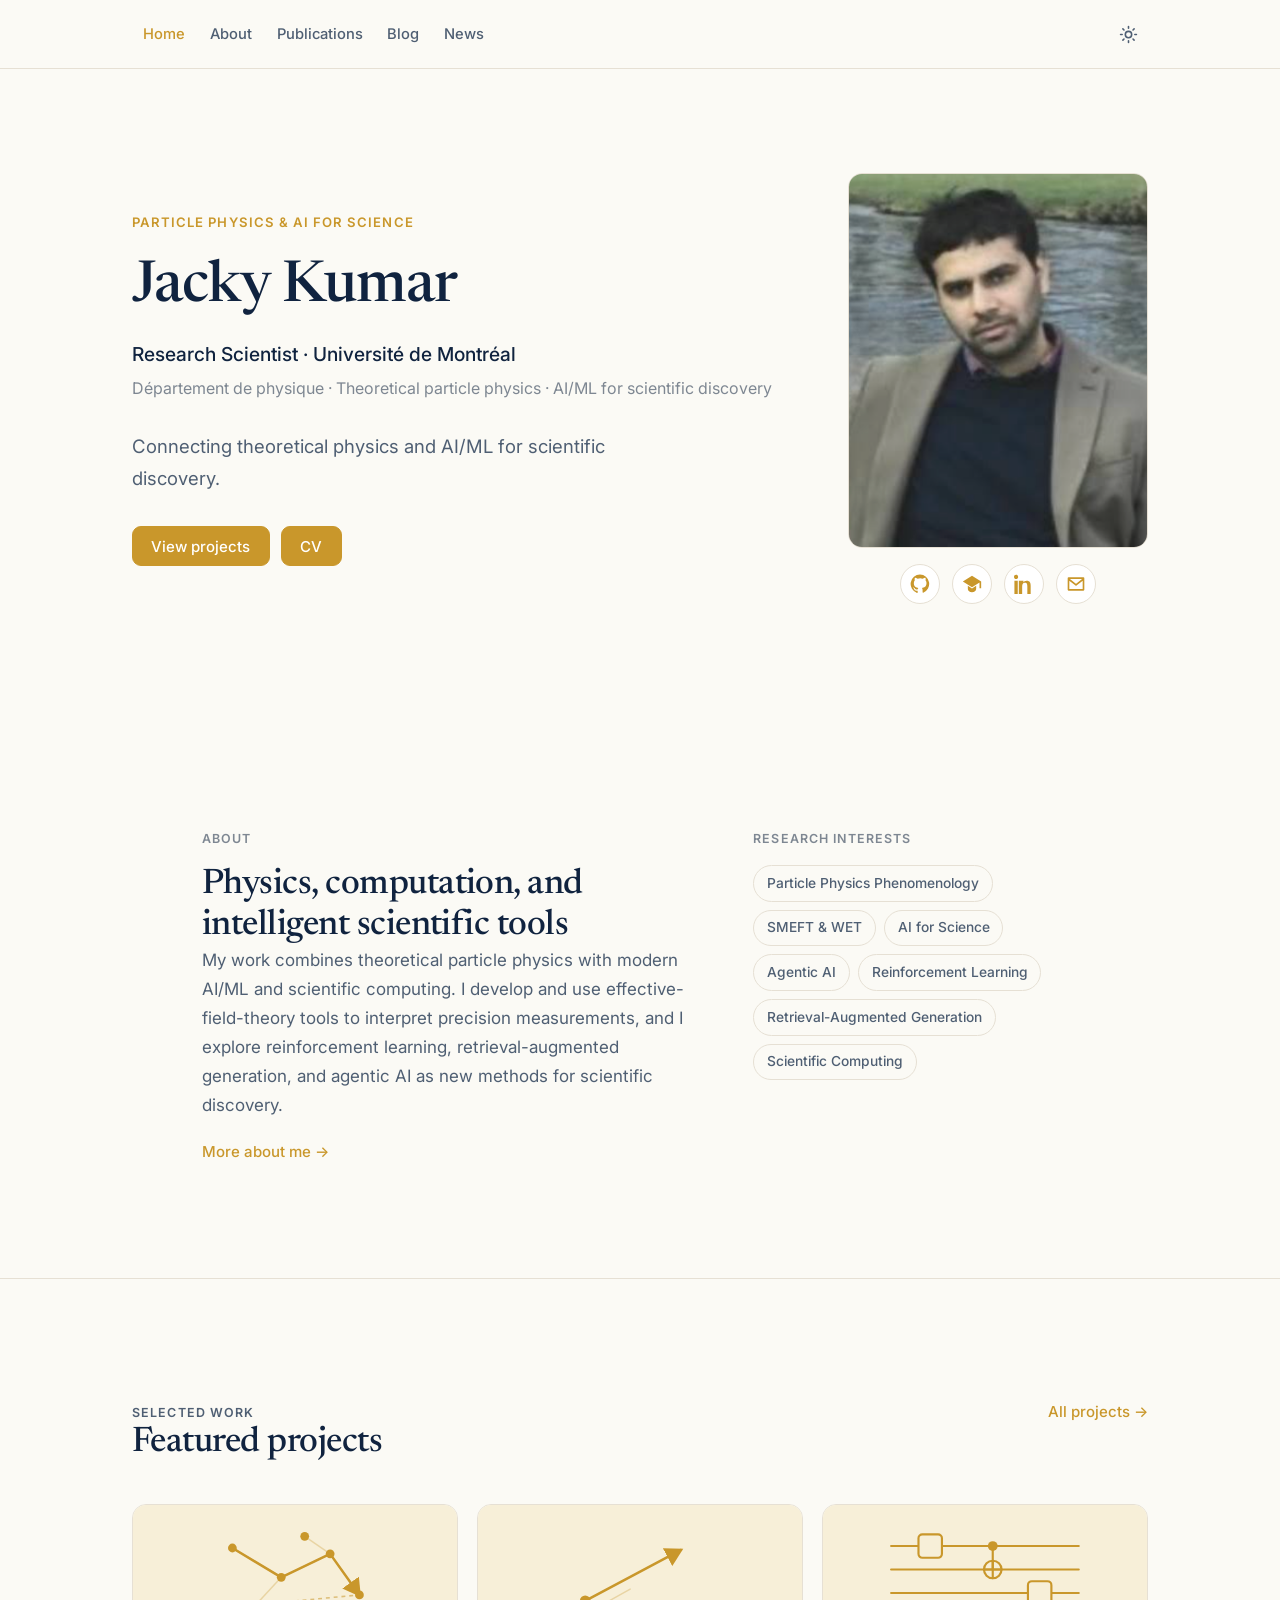
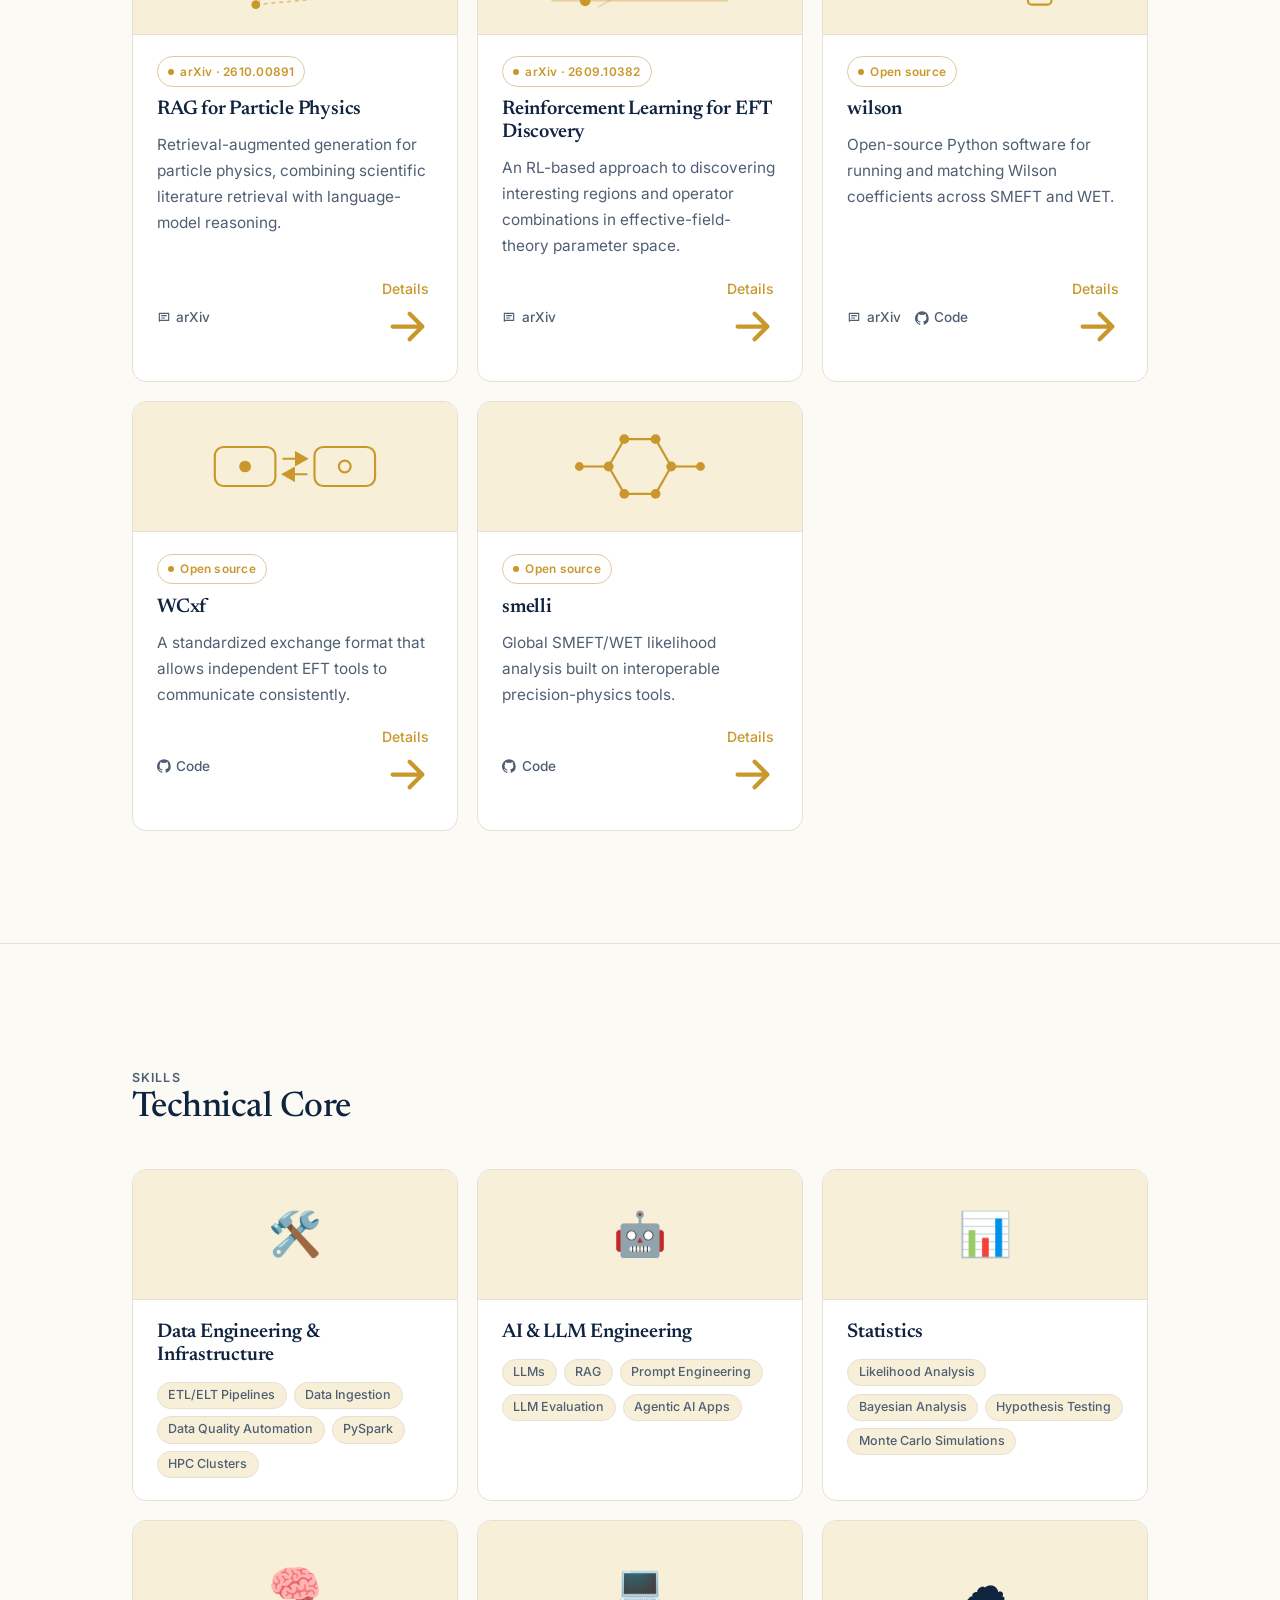
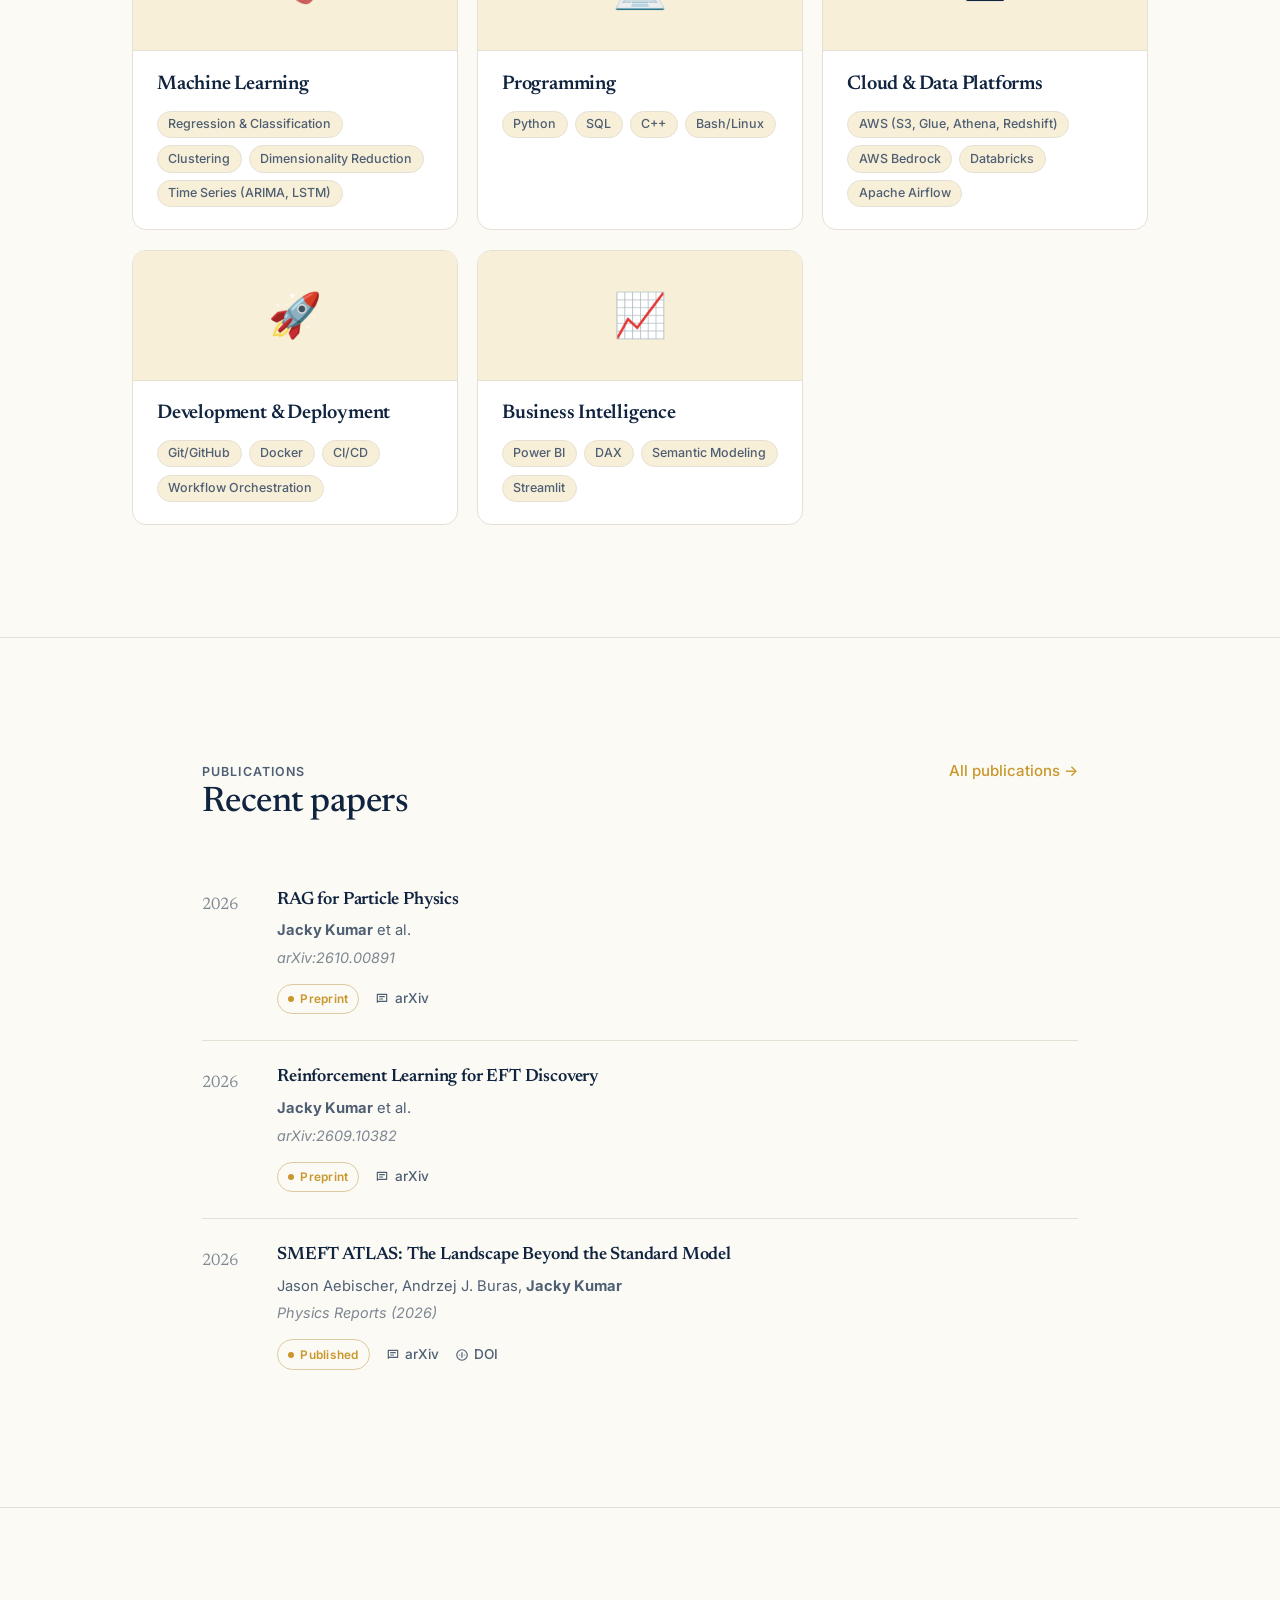
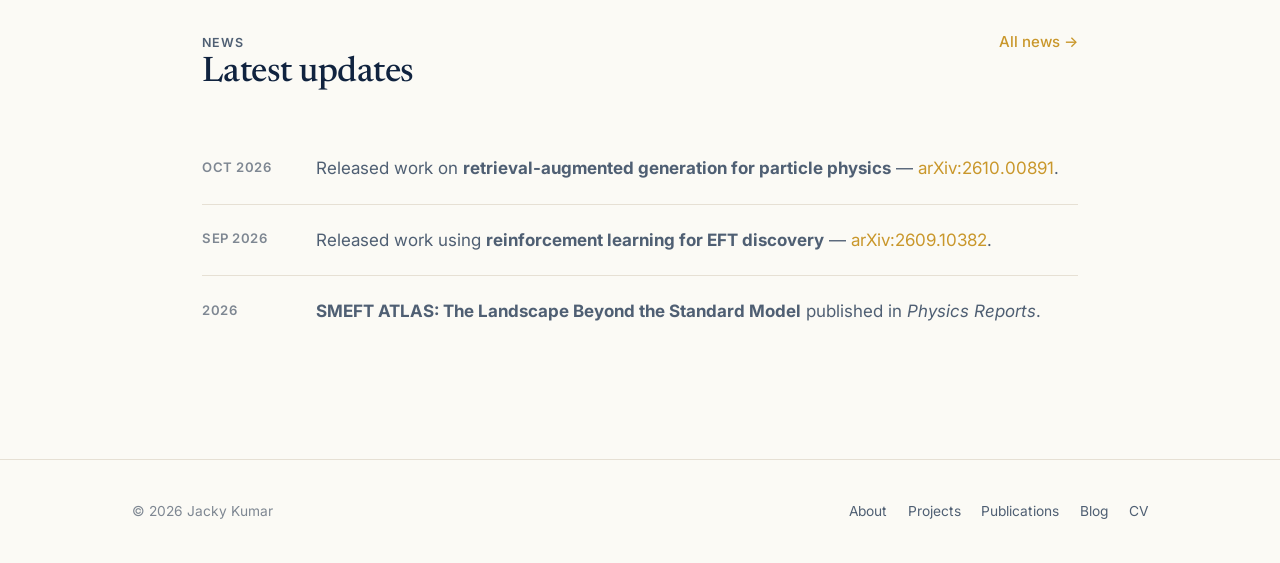
<file: index.html>
<!DOCTYPE html>
<html lang="en">

<head>
  <meta charset="UTF-8" />
  <meta name="viewport" content="width=device-width, initial-scale=1.0" />

  <title>Jacky Kumar — Particle Physicist & AI/ML Researcher</title>

  <meta
    name="description"
    content="Jacky Kumar is a particle physicist and AI/ML researcher at Université de Montréal working on SMEFT/WET, AI for science, reinforcement learning, RAG, agentic AI, and scientific computing."
  />

  <meta name="author" content="Jacky Kumar" />

  <link
    rel="canonical"
    href="https://jackypheno.github.io/"
  />

  <!-- Open Graph -->

  <meta property="og:type" content="website" />

  <meta
    property="og:title"
    content="Jacky Kumar — Particle Physicist &amp; AI/ML Researcher"
  />

  <meta
    property="og:description"
    content="Particle physics · Data Analysis · AI for Science · Reinforcement Learning · RAG · Scientific Computing."
  />

  <meta
    property="og:url"
    content="https://jackypheno.github.io/"
  />

  <meta
    property="og:image"
    content="https://jackypheno.github.io/assets/img/og-image.svg"
  />

  <!-- Twitter -->

  <meta
    name="twitter:card"
    content="summary_large_image"
  />

  <meta
    name="twitter:title"
    content="Jacky Kumar"
  />

  <meta
    name="twitter:description"
    content="Particle physicist and AI/ML researcher working on EFT, AI for science, and scientific computing."
  />

  <meta
    name="twitter:image"
    content="https://jackypheno.github.io/assets/img/og-image.svg"
  />

  <!-- Remove browser favicon -->
  <link rel="icon" href="data:," />

  <!-- Fonts -->

  <link
    rel="preconnect"
    href="https://fonts.googleapis.com"
  />

  <link
    rel="preconnect"
    href="https://fonts.gstatic.com"
    crossorigin
  />

  <link
    href="https://fonts.googleapis.com/css2?family=Inter:wght@400;500;600&family=Newsreader:opsz,wght@6..72,400;6..72,500;6..72,600&display=swap"
    rel="stylesheet"
  />

  <!-- Main CSS -->

  <link
    rel="stylesheet"
    href="assets/css/style.css"
  />

  <!-- Structured data -->

  <script type="application/ld+json">
  {
    "@context": "https://schema.org",
    "@type": "Person",
    "name": "Jacky Kumar",
    "jobTitle": "Research Scientist",
    "affiliation": [
      {
        "@type": "Organization",
        "name": "Université de Montréal"
      }
    ],
    "url": "https://jackypheno.github.io/",
    "sameAs": [
      "https://github.com/jackypheno"
    ],
    "knowsAbout": [
      "Particle Physics",
      "SMEFT",
      "WET",
      "AI for Science",
      "Reinforcement Learning",
      "Retrieval-Augmented Generation",
      "Agentic AI",
      "Scientific Computing"
    ]
  }
  </script>

</head>


<body>

  <!-- =====================================================
       HEADER
       ===================================================== -->

  <header class="site-header">

    <nav
      class="nav"
      aria-label="Primary"
    >


<ul class="nav-links" id="nav-links">

  <li>
    <a href="index.html">Home</a>
  </li>

  <li>
    <a href="about.html">About</a>
  </li>

  <li>
    <a href="publications.html">Publications</a>
  </li>

  <li>
    <a href="blog.html" data-match="blog">Blog</a>
  </li>

  <li>
    <a href="news.html">News</a>
  </li>

</ul>
    

      
       


      <div class="nav-right">

        <!-- Theme toggle -->

        <button
          class="icon-btn theme-toggle"
          data-theme-toggle
          aria-label="Toggle dark mode"
        >

          <svg
            class="sun"
            viewBox="0 0 24 24"
            fill="none"
            stroke="currentColor"
            stroke-width="2"
            stroke-linecap="round"
          >

            <circle
              cx="12"
              cy="12"
              r="4"
            />

            <path
              d="M12 2v2
                 M12 20v2
                 M4.9 4.9l1.4 1.4
                 M17.7 17.7l1.4 1.4
                 M2 12h2
                 M20 12h2
                 M4.9 19.1l1.4-1.4
                 M17.7 6.3l1.4-1.4"
            />

          </svg>


          <svg
            class="moon"
            viewBox="0 0 24 24"
            fill="currentColor"
          >

            <path
              d="M21 12.8A9 9 0 1 1
                 11.2 3
                 a7 7 0 0 0
                 9.8 9.8Z"
            />

          </svg>

        </button>


        <!-- Mobile menu -->

        <button
          class="icon-btn nav-toggle"
          data-nav-toggle
          aria-label="Menu"
          aria-expanded="false"
          aria-controls="nav-links"
        >

          <svg
            viewBox="0 0 24 24"
            fill="none"
            stroke="currentColor"
            stroke-width="2"
            stroke-linecap="round"
          >

            <path
              d="M4 6h16
                 M4 12h16
                 M4 18h16"
            />

          </svg>

        </button>

      </div>

    </nav>

  </header>


  <!-- =====================================================
       MAIN
       ===================================================== -->

  <main>


    <!-- =====================================================
         HERO
         ===================================================== -->

    <section class="hero">

      <div class="container container--wide">

        <div class="hero-layout">


          <!-- LEFT: TEXT -->

          <div class="hero-content">

            <p class="hero-eyebrow">
              Particle Physics &amp; AI for Science
            </p>


            <h1>
              Jacky Kumar
            </h1>


            <p class="role">
              Research Scientist · Université de Montréal
            </p>


            <p class="affil">
              Département de physique ·
              Theoretical particle physics ·
              AI/ML for scientific discovery
            </p>


            <p class="lede">
              Connecting theoretical physics and AI/ML
              for scientific discovery.
            </p>


            <div class="hero-actions">

              <a
                class="btn btn--primary"
                href="projects.html"
              >
                View projects
              </a>


              <a
                class="btn btn--primary"
                href="cv.html"
              >
                CV
              </a>

            </div>

          </div>


          <!-- RIGHT: PHOTO + LINKS -->

          <div class="hero-portrait">


            <div class="frame">

              <img
                src="assets/img/jacky.png"
                alt="Jacky Kumar"
              />

            </div>


          
<div class="profile-socials">

  <!-- GitHub -->
  <a href="https://github.com/jackypheno"
     target="_blank"
     rel="noopener"
     class="profile-social-icon"
     aria-label="GitHub"
     title="GitHub">
    <svg viewBox="0 0 24 24">
      <path fill="currentColor"
        d="M12 .7a11.3 11.3 0 0 0-3.6 22c.6.1.8-.2.8-.5v-2.2c-3.3.7-4-1.4-4-1.4-.5-1.4-1.3-1.8-1.3-1.8-1.1-.7.1-.7.1-.7 1.2.1 1.8 1.2 1.8 1.2 1.1 1.8 2.8 1.3 3.5 1 .1-.8.4-1.3.8-1.6-2.7-.3-5.5-1.3-5.5-5.9 0-1.3.5-2.4 1.2-3.2-.1-.3-.5-1.5.1-3.2 0 0 1-.3 3.3 1.2a11.5 11.5 0 0 1 6 0c2.3-1.5 3.3-1.2 3.3-1.2.6 1.7.2 2.9.1 3.2.8.9 1.2 1.9 1.2 3.2 0 4.6-2.8 5.6-5.5 5.9.4.4.8 1.1.8 2.1v3.2c0 .3.2.6.8.5A11.3 11.3 0 0 0 12 .7z"/>
    </svg>
  </a>


  <!-- Google Scholar -->
  <a href="https://scholar.google.com/citations?user=omFqpvAAAAAJ&hl=en"
     target="_blank"
     rel="noopener"
     class="profile-social-icon"
     aria-label="Google Scholar"
     title="Google Scholar">
    <svg viewBox="0 0 24 24">
      <path fill="currentColor"
        d="M12 2 1 9l11 7 9-5.73V17h2V9L12 2zm-5 12.2V18c0 2.2 2.2 4 5 4s5-1.8 5-4v-3.8l-5 3.2-5-3.2z"/>
    </svg>
  </a>


  <!-- LinkedIn -->
  <a href="https://www.linkedin.com/in/jacky-kumar-phd-408b2237/"
     target="_blank"
     rel="noopener"
     class="profile-social-icon"
     aria-label="LinkedIn"
     title="LinkedIn">
    <svg viewBox="0 0 24 24">
      <path fill="currentColor"
        d="M4.98 3.5C4.98 4.88 3.87 6 2.5 6S0 4.88 0 3.5 1.11 1 2.5 1s2.48 1.12 2.48 2.5zM.5 8h4V24h-4V8zm7 0h3.84v2.18h.05c.54-1.02 1.84-2.1 3.79-2.1C19.23 8.08 20 10.75 20 14.22V24h-4v-8.67c0-2.07-.04-4.73-2.88-4.73-2.88 0-3.32 2.25-3.32 4.58V24h-4V8z"/>
    </svg>
  </a>


  <!-- Email -->
  <a href="mailto:singlajacky@gmail.com"
     class="profile-social-icon"
     aria-label="Email"
     title="Email">
    <svg viewBox="0 0 24 24">
      <path
        fill="none"
        stroke="currentColor"
        stroke-width="2"
        stroke-linecap="round"
        stroke-linejoin="round"
        d="M3 5h18v14H3V5zm0 1 9 7 9-7"/>
    </svg>
  </a>

</div>

          </div>


        </div>

      </div>

    </section>


    <!-- =====================================================
         ABOUT + RESEARCH INTERESTS
         ===================================================== -->

    <section class="section">

      <div class="container">

        <div class="split">


          <!-- ABOUT -->

          <div class="reveal">

            <p class="kicker">
              About
            </p>


            <h2>
              Physics, computation, and intelligent scientific tools
            </h2>


            <p class="muted">

              My work combines theoretical particle physics with
              modern AI/ML and scientific computing.

              I develop and use effective-field-theory tools to
              interpret precision measurements, and I explore
              reinforcement learning, retrieval-augmented generation,
              and agentic AI as new methods for scientific discovery.

            </p>


            <a
              class="textlink"
              href="about.html"
            >
              More about me →
            </a>

          </div>


          <!-- RESEARCH INTERESTS -->

          <div class="reveal info-block">

            <p class="kicker">
              Research interests
            </p>

            <ul
              class="chips"
              id="interests"
            ></ul>

          </div>


        </div>

      </div>

    </section>


    <!-- =====================================================
         FEATURED PROJECTS
         ===================================================== -->

    <section class="section">

      <div class="container container--wide">

        <div class="section-head reveal">

          <div class="head-row">

            <div>

              <p class="kicker">
                Selected work
              </p>

              <h2>
                Featured projects
              </h2>

            </div>


            <a
              class="textlink"
              href="projects.html"
            >
              All projects →
            </a>

          </div>

        </div>


        <div
          class="card-grid"
          id="featured-projects"
        ></div>

      </div>

    </section>

  <!-- =====================================================
     TECHNICAL CORE
     ===================================================== -->

<section class="section">

  <div class="container container--wide">

    <div class="section-head reveal">
      <div class="head-row">
        <div>
          <p class="kicker">Skills</p>
          <h2>Technical Core</h2>
        </div>
      </div>
    </div>


    <div class="card-grid">


      <!-- Data Engineering -->
      <article class="pcard">

        <div class="pcard-thumb technical-thumb">
          <div class="technical-symbol">🛠️</div>
        </div>

        <div class="pcard-body">

          <h3>Data Engineering &amp; Infrastructure</h3>

          <div class="skill-tags">
            <span>ETL/ELT Pipelines</span>
            <span>Data Ingestion</span>
            <span>Data Quality Automation</span>
            <span>PySpark</span>
            <span>HPC Clusters</span>
          </div>

        </div>

      </article>


      <!-- AI / LLM -->
      <article class="pcard">

        <div class="pcard-thumb technical-thumb">
          <div class="technical-symbol">🤖</div>
        </div>

        <div class="pcard-body">

          <h3>AI &amp; LLM Engineering</h3>

          <div class="skill-tags">
            <span>LLMs</span>
            <span>RAG</span>
            <span>Prompt Engineering</span>
            <span>LLM Evaluation</span>
            <span>Agentic AI Apps</span>
          </div>

        </div>

      </article>


      <!-- Statistics -->
      <article class="pcard">

        <div class="pcard-thumb technical-thumb">
          <div class="technical-symbol">📊</div>
        </div>

        <div class="pcard-body">

          <h3>Statistics</h3>

          <div class="skill-tags">
            <span>Likelihood Analysis</span>
            <span>Bayesian Analysis</span>
            <span>Hypothesis Testing</span>
            <span>Monte Carlo Simulations</span>
          </div>

        </div>

      </article>


      <!-- Machine Learning -->
      <article class="pcard">

        <div class="pcard-thumb technical-thumb">
          <div class="technical-symbol">🧠</div>
        </div>

        <div class="pcard-body">

          <h3>Machine Learning</h3>

          <div class="skill-tags">
            <span>Regression &amp; Classification</span>
            <span>Clustering</span>
            <span>Dimensionality Reduction</span>
            <span>Time Series (ARIMA, LSTM)</span>
          </div>

        </div>

      </article>


      <!-- Programming -->
      <article class="pcard">

        <div class="pcard-thumb technical-thumb">
          <div class="technical-symbol">💻</div>
        </div>

        <div class="pcard-body">

          <h3>Programming</h3>

          <div class="skill-tags">
            <span>Python</span>
            <span>SQL</span>
            <span>C++</span>
            <span>Bash/Linux</span>
          </div>

        </div>

      </article>


      <!-- Cloud -->
      <article class="pcard">

        <div class="pcard-thumb technical-thumb">
          <div class="technical-symbol">☁️</div>
        </div>

        <div class="pcard-body">

          <h3>Cloud &amp; Data Platforms</h3>

          <div class="skill-tags">
            <span>AWS (S3, Glue, Athena, Redshift)</span>
            <span>AWS Bedrock</span>
            <span>Databricks</span>
            <span>Apache Airflow</span>
          </div>

        </div>

      </article>


      <!-- Development -->
      <article class="pcard">

        <div class="pcard-thumb technical-thumb">
          <div class="technical-symbol">🚀</div>
        </div>

        <div class="pcard-body">

          <h3>Development &amp; Deployment</h3>

          <div class="skill-tags">
            <span>Git/GitHub</span>
            <span>Docker</span>
            <span>CI/CD</span>
            <span>Workflow Orchestration</span>
          </div>

        </div>

      </article>


      <!-- Business Intelligence -->
      <article class="pcard">

        <div class="pcard-thumb technical-thumb">
          <div class="technical-symbol">📈</div>
        </div>

        <div class="pcard-body">

          <h3>Business Intelligence</h3>

          <div class="skill-tags">
            <span>Power BI</span>
            <span>DAX</span>
            <span>Semantic Modeling</span>
            <span>Streamlit</span>
          </div>

        </div>

      </article>


    </div>

  </div>

</section>
    <!-- =====================================================
         SELECTED PUBLICATIONS
         ===================================================== -->

    <section class="section">

      <div class="container">

        <div class="section-head reveal">

          <div class="head-row">

            <div>

              <p class="kicker">
                Publications
              </p>

              <h2>
                Recent papers
              </h2>

            </div>


            <a
              class="textlink"
              href="publications.html"
            >
              All publications →
            </a>

          </div>

        </div>


        <div
          class="pub-list"
          id="selected-pubs"
        ></div>

      </div>

    </section>


    <!-- =====================================================
         NEWS
         ===================================================== -->

    <section class="section">

      <div class="container">

        <div class="section-head reveal">

          <div class="head-row">

            <div>

              <p class="kicker">
                News
              </p>

              <h2>
                Latest updates
              </h2>

            </div>


            <a
              class="textlink"
              href="news.html"
            >
              All news →
            </a>

          </div>

        </div>


        <div
          class="timeline"
          id="news-timeline"
        ></div>

      </div>

    </section>


  </main>


  <!-- =====================================================
       FOOTER
       ===================================================== -->

  <footer class="site-footer">

    <div class="footer-inner">

      <p>
        © <span id="year"></span> Jacky Kumar
      </p>


      <nav
        class="footer-nav"
        aria-label="Footer"
      >

        <a href="about.html">
          About
        </a>

        <a href="projects.html">
          Projects
        </a>

        <a href="publications.html">
          Publications
        </a>

        <a href="blog.html">
          Blog
        </a>

        <a href="cv.html">
          CV
        </a>

      

      </nav>

    </div>

  </footer>


  <!-- =====================================================
       JAVASCRIPT
       ===================================================== -->

  <script src="assets/data/site.js"></script>

  <script src="assets/js/main.js"></script>

  <script src="assets/js/render.js"></script>


  <script>

    document.getElementById("year").textContent =
      new Date().getFullYear();


    Render.interests(
      "interests"
    );


    Render.projects(
      "featured-projects",
      {
        featured: true
      }
    );


    Render.selectedPublications(
      "selected-pubs",
      3
    );


    Render.news(
      "news-timeline",
      3
    );

  </script>


</body>

</html>
</file>
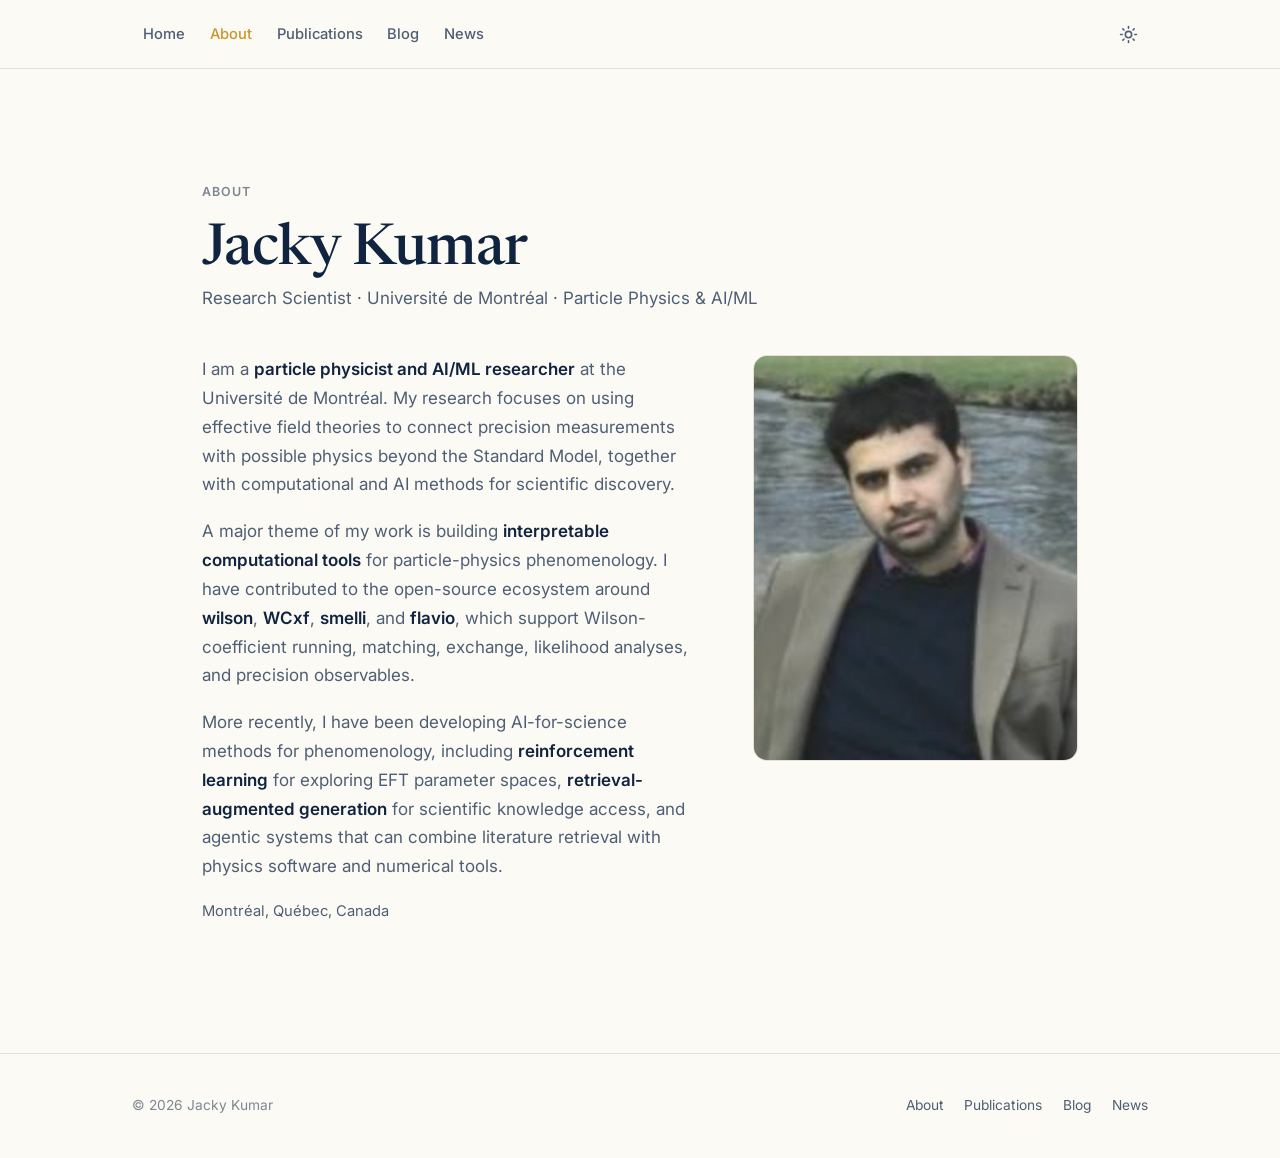
<file: about.html>
<!DOCTYPE html>
<html lang="en">

<head>
  <meta charset="UTF-8" />
  <meta name="viewport" content="width=device-width, initial-scale=1.0" />

  <title>About — Jacky Kumar</title>

  <meta
    name="description"
    content="About Jacky Kumar — Research Scientist at Université de Montréal working on particle-physics phenomenology, effective field theory, AI for science, and scientific computing."
  />

  <link
    rel="canonical"
    href="https://jackypheno.github.io/jacky.kumar/about.html"
  />

  <meta property="og:type" content="profile" />

  <meta
    property="og:title"
    content="About — Jacky Kumar"
  />

  <meta
    property="og:description"
    content="Particle physicist and AI/ML researcher — SMEFT/WET, AI for science, and scientific computing."
  />

  <meta
    property="og:url"
    content="https://jackypheno.github.io/jacky.kumar/about.html"
  />

  <meta
    property="og:image"
    content="https://jackypheno.github.io/jacky.kumar/assets/img/jacky.png"
  />

  <meta
    name="twitter:card"
    content="summary_large_image"
  />

  <!-- No browser favicon -->
  <link rel="icon" href="data:," />

  <link
    rel="preconnect"
    href="https://fonts.googleapis.com"
  />

  <link
    rel="preconnect"
    href="https://fonts.gstatic.com"
    crossorigin
  />

  <link
    href="https://fonts.googleapis.com/css2?family=Inter:wght@400;500;600&family=Newsreader:opsz,wght@6..72,400;6..72,500;6..72,600&display=swap"
    rel="stylesheet"
  />

  <link
    rel="stylesheet"
    href="assets/css/style.css"
  />

</head>


<body>

  <!-- =====================================================
       HEADER
       ===================================================== -->

  <header class="site-header">

    <nav
      class="nav"
      aria-label="Primary"
    >

      <ul
        class="nav-links"
        id="nav-links"
      >

        <li>
          <a href="index.html">
            Home
          </a>
        </li>

        <li>
          <a href="about.html">
            About
          </a>
        </li>

        <li>
          <a href="publications.html">
            Publications
          </a>
        </li>

        <li>
          <a
            href="blog.html"
            data-match="blog"
          >
            Blog
          </a>
        </li>

        <li>
          <a href="news.html">
            News
          </a>
        </li>

      </ul>


      <div class="nav-right">

        <!-- Theme toggle -->

        <button
          class="icon-btn theme-toggle"
          data-theme-toggle
          aria-label="Toggle dark mode"
        >

          <svg
            class="sun"
            viewBox="0 0 24 24"
            fill="none"
            stroke="currentColor"
            stroke-width="2"
            stroke-linecap="round"
          >
            <circle
              cx="12"
              cy="12"
              r="4"
            />

            <path
              d="M12 2v2
                 M12 20v2
                 M4.9 4.9l1.4 1.4
                 M17.7 17.7l1.4 1.4
                 M2 12h2
                 M20 12h2
                 M4.9 19.1l1.4-1.4
                 M17.7 6.3l1.4-1.4"
            />
          </svg>


          <svg
            class="moon"
            viewBox="0 0 24 24"
            fill="currentColor"
          >
            <path
              d="M21 12.8A9 9 0 1 1
                 11.2 3
                 a7 7 0 0 0
                 9.8 9.8Z"
            />
          </svg>

        </button>


        <!-- Mobile menu -->

        <button
          class="icon-btn nav-toggle"
          data-nav-toggle
          aria-label="Menu"
          aria-expanded="false"
          aria-controls="nav-links"
        >

          <svg
            viewBox="0 0 24 24"
            fill="none"
            stroke="currentColor"
            stroke-width="2"
            stroke-linecap="round"
          >
            <path d="M4 6h16M4 12h16M4 18h16"/>
          </svg>

        </button>

      </div>

    </nav>

  </header>


  <!-- =====================================================
       MAIN
       ===================================================== -->

  <main>

    <section class="section">

      <div class="container">


        <div class="kicker reveal">
          About
        </div>


        <h1
          class="reveal"
          style="max-width:20ch"
        >
          Jacky Kumar
        </h1>


        <p
          class="role reveal"
          style="color:var(--text-soft)"
        >
          Research Scientist · Université de Montréal ·
          Particle Physics &amp; AI/ML
        </p>


        <div class="split mt-4">


          <!-- =================================================
               LEFT: BIO
               ================================================= -->

          <div
            class="prose reveal"
            id="bio"
          ></div>


          <!-- =================================================
               RIGHT: PHOTO ONLY
               ================================================= -->

          <aside class="stack reveal">

            <div class="about-portrait">

              <img
                src="assets/img/jacky.png"
                alt="Jacky Kumar"
              />

            </div>

          </aside>


        </div>

      </div>

    </section>

  </main>


  <!-- =====================================================
       FOOTER
       ===================================================== -->

  <footer class="site-footer">

    <div class="footer-inner">

      <p>
        © <span id="year"></span> Jacky Kumar
      </p>


      <nav
        class="footer-nav"
        aria-label="Footer"
      >

        <a href="about.html">
          About
        </a>

        <a href="publications.html">
          Publications
        </a>

        <a href="blog.html">
          Blog
        </a>

        <a href="news.html">
          News
        </a>

      </nav>

    </div>

  </footer>


  <!-- =====================================================
       JAVASCRIPT
       ===================================================== -->

  <script src="assets/data/site.js"></script>

  <script src="assets/js/main.js"></script>


  <script>

    document.getElementById("year").textContent =
      new Date().getFullYear();


    var S = window.SITE;


    document.getElementById("bio").innerHTML =
      S.bio
        .map(function (p) {
          return "<p>" + p + "</p>";
        })
        .join("") +

      '<p class="muted" style="font-size:0.92rem">' +
      S.profile.location +
      "</p>";

  </script>


</body>

</html>
</file>
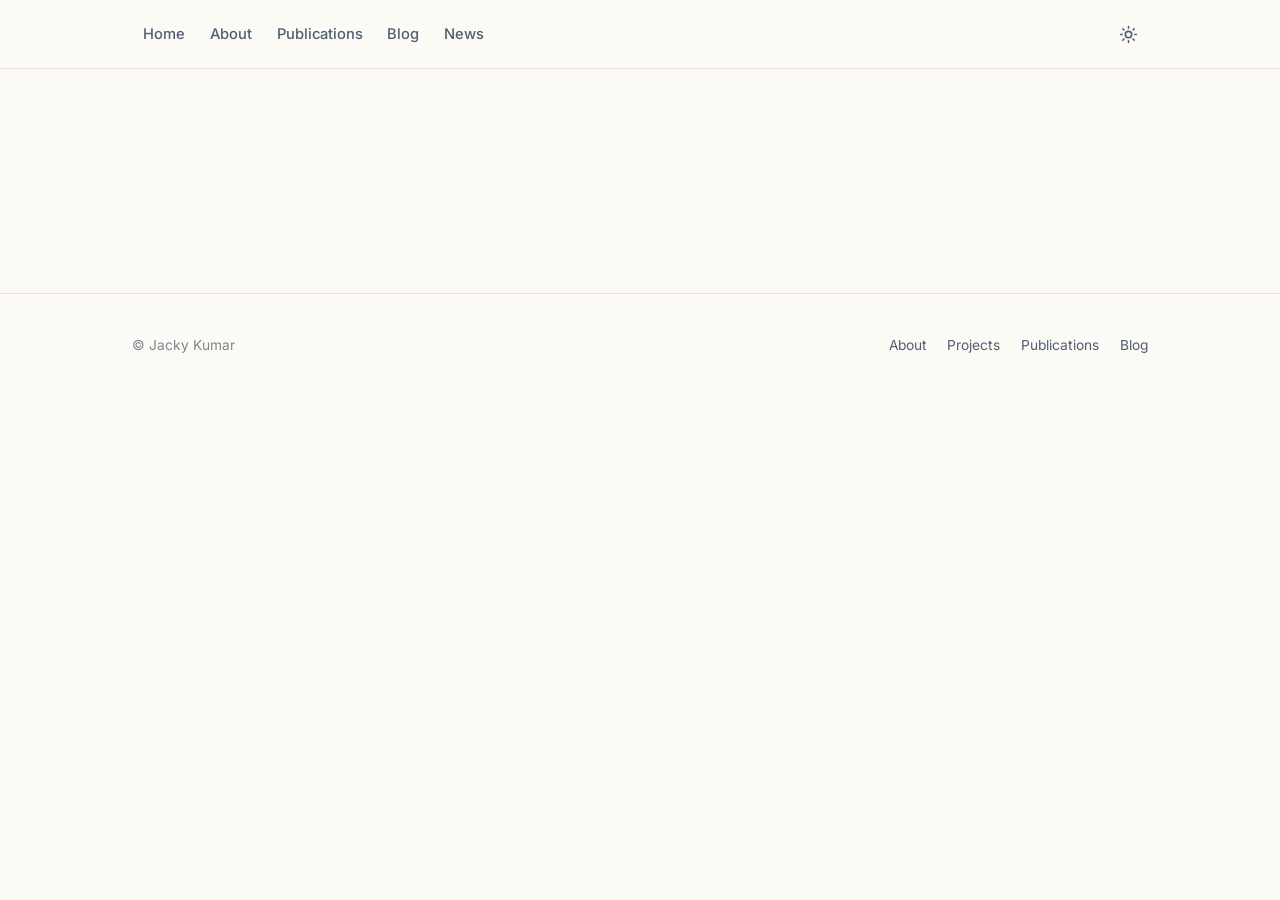
<file: blog.html>
<!DOCTYPE html>
<html lang="en">
<head>
  <meta charset="UTF-8" />
  <meta name="viewport" content="width=device-width, initial-scale=1.0" />
  <title>Blog — Jacky Kumar</title>
  <meta name="description" content="Notes by Jacky Kumar on particle physics, effective field theory, AI for science, and scientific computing." />
  <link rel="canonical" href="https://jackypheno.github.io/blog.html" />
  <meta property="og:type" content="website" />
  <meta property="og:title" content="Blog — Jacky Kumar" />
  <meta property="og:description" content="Notes on particle physics, effective field theory, AI for science, and scientific computing." />
  <meta property="og:url" content="https://jackypheno.github.io/blog.html" />
  <meta property="og:image" content="https://jackypheno.github.io/assets/img/og-image.svg" />
  <meta name="twitter:card" content="summary_large_image" />
  <link rel="icon" href="data:," />
  <link rel="preconnect" href="https://fonts.googleapis.com" />
  <link rel="preconnect" href="https://fonts.gstatic.com" crossorigin />
  <link href="https://fonts.googleapis.com/css2?family=Inter:wght@400;500;600&family=Newsreader:opsz,wght@6..72,400;6..72,500;6..72,600&display=swap" rel="stylesheet" />
  <link rel="stylesheet" href="assets/css/style.css" />
</head>
<body>

  <header class="site-header">

  <nav class="nav" aria-label="Primary">

 

    <ul class="nav-links" id="nav-links">

      <li>
        <a href="index.html">Home</a>
      </li>

      <li>
        <a href="about.html">About</a>
      </li>

      <li>
        <a href="publications.html">Publications</a>
      </li>

      <li>
        <a href="blog.html" data-match="blog">Blog</a>
      </li>

      <li>
        <a href="news.html">News</a>
      </li>

    </ul>

    <div class="nav-right">

      <button
        class="icon-btn theme-toggle"
        data-theme-toggle
        aria-label="Toggle dark mode"
      >

        <svg
          class="sun"
          viewBox="0 0 24 24"
          fill="none"
          stroke="currentColor"
          stroke-width="2"
          stroke-linecap="round"
        >
          <circle cx="12" cy="12" r="4"/>

          <path
            d="M12 2v2
               M12 20v2
               M4.9 4.9l1.4 1.4
               M17.7 17.7l1.4 1.4
               M2 12h2
               M20 12h2
               M4.9 19.1l1.4-1.4
               M17.7 6.3l1.4-1.4"
          />
        </svg>

        <svg
          class="moon"
          viewBox="0 0 24 24"
          fill="currentColor"
        >
          <path
            d="M21 12.8A9 9 0 1 1
               11.2 3
               a7 7 0 0 0
               9.8 9.8Z"
          />
        </svg>

      </button>

      <button
        class="icon-btn nav-toggle"
        data-nav-toggle
        aria-label="Menu"
        aria-expanded="false"
        aria-controls="nav-links"
      >

        <svg
          viewBox="0 0 24 24"
          fill="none"
          stroke="currentColor"
          stroke-width="2"
          stroke-linecap="round"
        >
          <path d="M4 6h16M4 12h16M4 18h16"/>
        </svg>

      </button>

    </div>

  </nav>

</header>
  <main>
    <section class="section">
      <div class="container">
        <h1 class="sr-only">Blog</h1>
        <div class="card-grid" id="post-list"></div>
      </div>
    </section>
  </main>

<footer class="site-footer">
  <div class="footer-inner">

    <p>
      © <span id="year"></span> Jacky Kumar
    </p>

    <nav class="footer-nav" aria-label="Footer">
      <a href="about.html">About</a>
      <a href="projects.html">Projects</a>
      <a href="publications.html">Publications</a>
      <a href="blog.html">Blog</a>
    </nav>

  </div>
</footer>
</file>
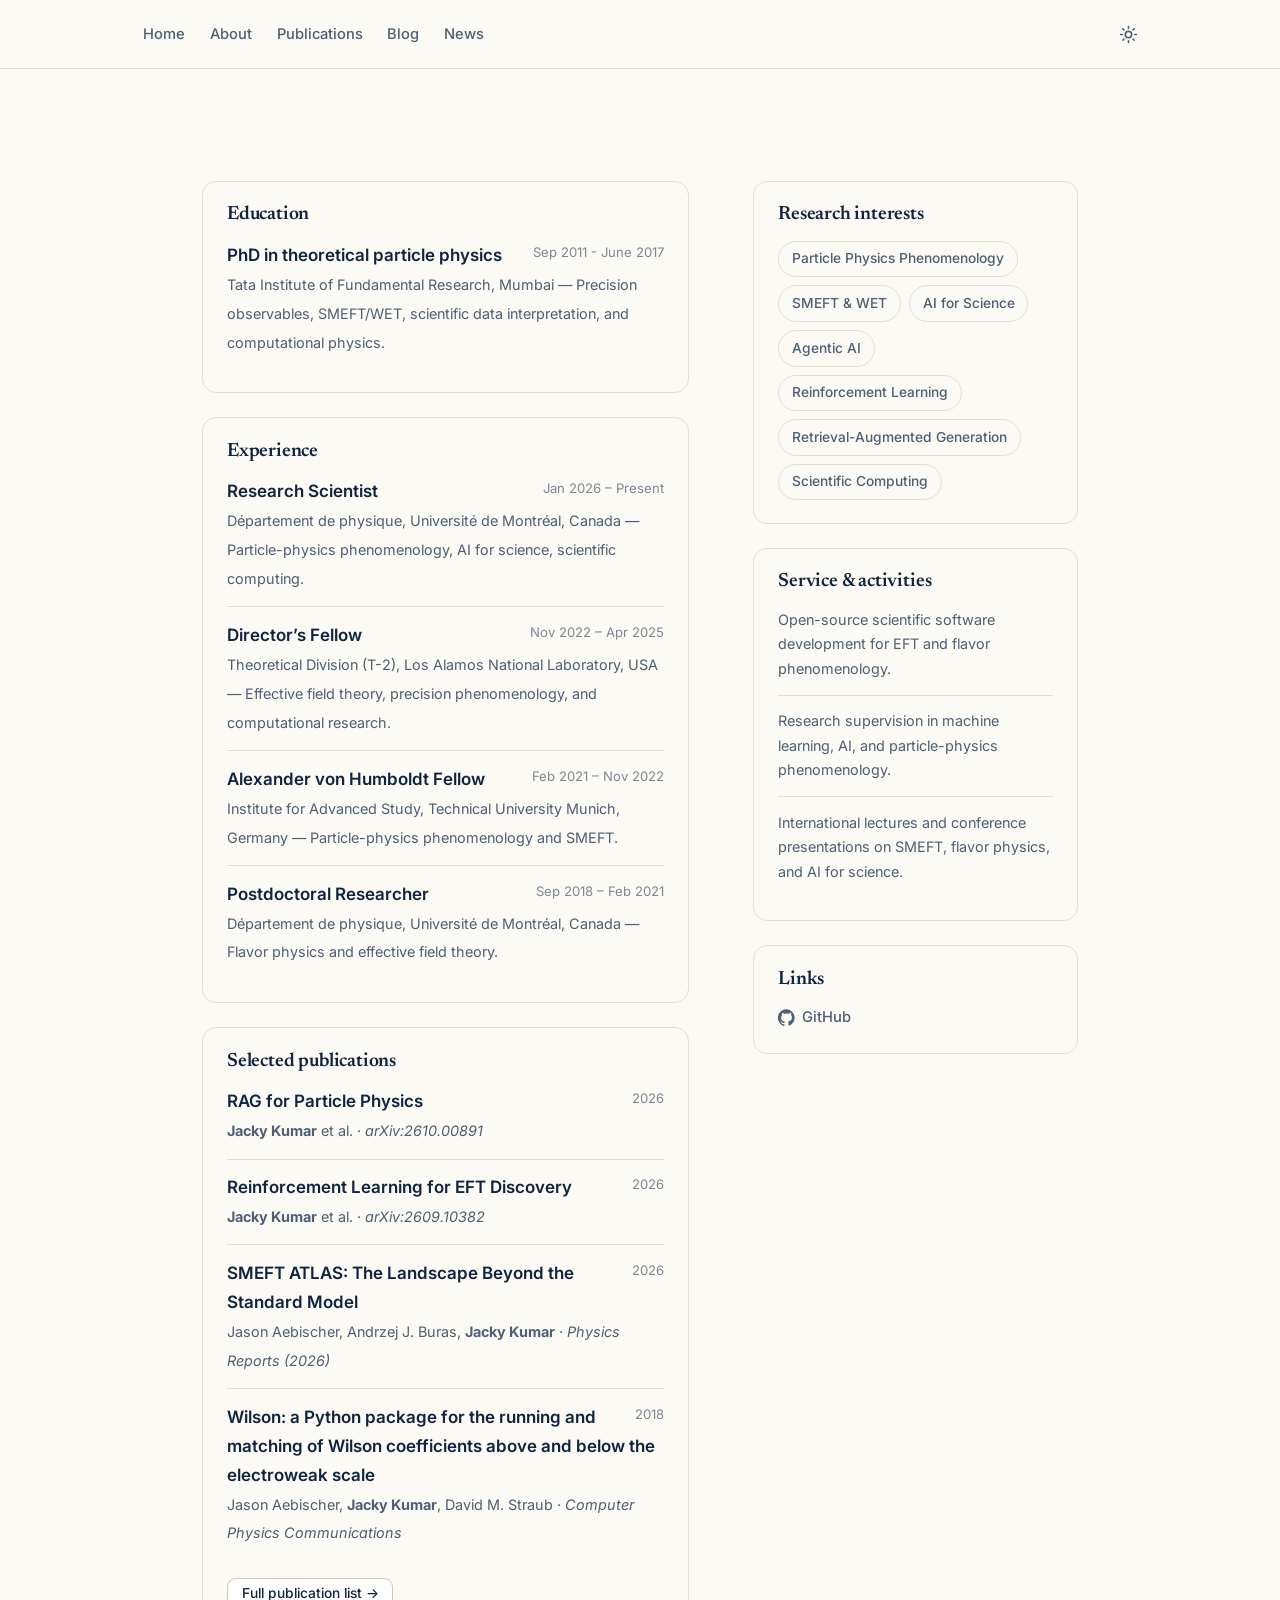
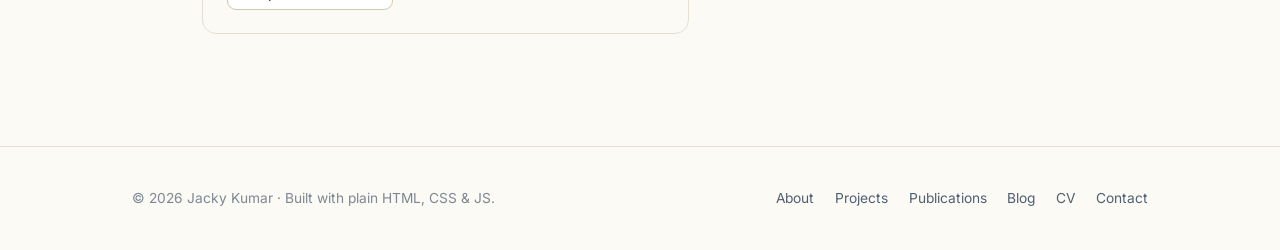
<file: cv.html>
<!DOCTYPE html>
<html lang="en">
<head>
  <meta charset="UTF-8" />
  <meta name="viewport" content="width=device-width, initial-scale=1.0" />
  <title>CV — Jacky Kumar</title>
  <meta name="description" content="Curriculum vitae of Jacky Kumar — research experience, publications, software, and scientific interests." />
  <link rel="canonical" href="https://jackypheno.github.io/cv.html" />
  <meta property="og:type" content="profile" />
  <meta property="og:title" content="CV — Jacky Kumar" />
  <meta property="og:description" content="Curriculum vitae — education, publications, research." />
  <meta property="og:url" content="https://jackypheno.github.io/cv.html" />
  <meta property="og:image" content="https://jackypheno.github.io/assets/img/og-image.svg" />
  <meta name="twitter:card" content="summary_large_image" />
  <link rel="icon" href="data:," />
  <link rel="preconnect" href="https://fonts.googleapis.com" />
  <link rel="preconnect" href="https://fonts.gstatic.com" crossorigin />
  <link href="https://fonts.googleapis.com/css2?family=Inter:wght@400;500;600&family=Newsreader:opsz,wght@6..72,400;6..72,500;6..72,600&display=swap" rel="stylesheet" />
  <link rel="stylesheet" href="assets/css/style.css" />
</head>
<body>


  <header class="site-header">

  <nav class="nav" aria-label="Primary">


    <ul class="nav-links" id="nav-links">

      <li>
        <a href="index.html">Home</a>
      </li>

      <li>
        <a href="about.html">About</a>
      </li>

      <li>
        <a href="publications.html">Publications</a>
      </li>

      <li>
        <a href="blog.html" data-match="blog">Blog</a>
      </li>

      <li>
        <a href="news.html">News</a>
      </li>

    </ul>

    <div class="nav-right">

      <button
        class="icon-btn theme-toggle"
        data-theme-toggle
        aria-label="Toggle dark mode"
      >

        <svg
          class="sun"
          viewBox="0 0 24 24"
          fill="none"
          stroke="currentColor"
          stroke-width="2"
          stroke-linecap="round"
        >
          <circle cx="12" cy="12" r="4"/>

          <path
            d="M12 2v2
               M12 20v2
               M4.9 4.9l1.4 1.4
               M17.7 17.7l1.4 1.4
               M2 12h2
               M20 12h2
               M4.9 19.1l1.4-1.4
               M17.7 6.3l1.4-1.4"
          />
        </svg>

        <svg
          class="moon"
          viewBox="0 0 24 24"
          fill="currentColor"
        >
          <path
            d="M21 12.8A9 9 0 1 1
               11.2 3
               a7 7 0 0 0
               9.8 9.8Z"
          />
        </svg>

      </button>

      <button
        class="icon-btn nav-toggle"
        data-nav-toggle
        aria-label="Menu"
        aria-expanded="false"
        aria-controls="nav-links"
      >

        <svg
          viewBox="0 0 24 24"
          fill="none"
          stroke="currentColor"
          stroke-width="2"
          stroke-linecap="round"
        >
          <path d="M4 6h16M4 12h16M4 18h16"/>
        </svg>

      </button>

    </div>

  </nav>

</header>

  <main>
    <section class="section">
      <div class="container">
        <h1 class="sr-only">CV</h1>
        <a class="btn btn--primary" id="cv-download" href="#" style="display:none">Download CV (PDF)</a>

        <div class="split">
          <div class="stack reveal">
            <div class="info-card">
              <h3>Education</h3>
              <ul class="info-list" id="cv-education"></ul>
            </div>
            <div class="info-card">
              <h3>Experience</h3>
              <ul class="info-list" id="cv-experience"></ul>
            </div>
            <div class="info-card">
              <h3>Selected publications</h3>
              <ul class="info-list" id="cv-pubs"></ul>
              <a class="btn btn--sm mt-2" href="publications.html">Full publication list →</a>
            </div>
          </div>
          <aside class="stack reveal">
            <div class="info-card">
              <h3>Research interests</h3>
              <ul class="chips" id="interests" style="margin-top:0.5rem"></ul>
            </div>
            <div class="info-card">
              <h3>Service &amp; activities</h3>
              <ul class="info-list" id="cv-service"></ul>
            </div>
            <div class="info-card">
              <h3>Links</h3>
              <div class="social-row" id="cv-social" style="margin-top:0.5rem"></div>
            </div>
          </aside>
        </div>
      </div>
    </section>
  </main>

  <footer class="site-footer">
    <div class="footer-inner">
      <p>© <span id="year"></span> Jacky Kumar · Built with plain HTML, CSS &amp; JS.</p>
      <nav class="footer-nav" aria-label="Footer">
        <a href="about.html">About</a><a href="projects.html">Projects</a><a href="publications.html">Publications</a><a href="blog.html">Blog</a><a href="cv.html">CV</a><a href="contact.html">Contact</a>
      </nav>
    </div>
  </footer>

  <script src="assets/data/site.js"></script>
  <script src="assets/js/main.js"></script>
  <script src="assets/js/render.js"></script>
  <script>
    document.getElementById("year").textContent = new Date().getFullYear();
    var S = window.SITE, I = window.ICONS;
    Render.interests("interests");
    // education
    document.getElementById("cv-education").innerHTML = S.education.map(function (e) {
      return '<li><span class="period">' + (e.period || "") + '</span><span class="primary">' + e.degree + '</span><br><span class="secondary">' + e.org + (e.note ? ' — ' + e.note : "") + '</span></li>';
    }).join("");
    // experience (internships & research)
    document.getElementById("cv-experience").innerHTML = (S.experience || []).map(function (e) {
      return '<li><span class="period">' + (e.period || "") + '</span><span class="primary">' + e.role + '</span><br><span class="secondary">' + e.org + (e.note ? ' — ' + e.note : "") + '</span></li>';
    }).join("");
    // selected pubs (accepted + published)
    var pubs = S.publications.filter(function (p) { return p.status && (p.status.kind === "accepted" || p.status.kind === "published"); });
    document.getElementById("cv-pubs").innerHTML = pubs.map(function (p) {
      return '<li><span class="period">' + p.year + '</span><span class="primary">' + p.title + '</span><br><span class="secondary">' + p.authors.replace("Jacky Kumar", "<strong>Jacky Kumar</strong>") + ' · <em>' + p.venue + '</em></span></li>';
    }).join("");
    // service
    document.getElementById("cv-service").innerHTML = S.service.map(function (s) { return '<li class="secondary">' + s + '</li>'; }).join("");
    // social
    var L = S.profile.links, social = "";
    function link(url, icon, label) { return url ? '<a href="' + url + '" target="_blank" rel="noopener">' + I[icon] + label + '</a>' : ""; }
    social += link(L.github, "github", "GitHub") + link(L.scholar, "scholar", "Scholar") + link(L.openreview, "openreview", "OpenReview") + link(L.dblp, "dblp", "DBLP") + link(L.linkedin, "linkedin", "LinkedIn");
    document.getElementById("cv-social").innerHTML = social;
    // CV pdf link if present
    if (L.cv) {
      var btn = document.getElementById("cv-download");
      btn.href = L.cv; btn.style.display = "inline-flex";
    }
  </script>
</body>
</html>
</file>
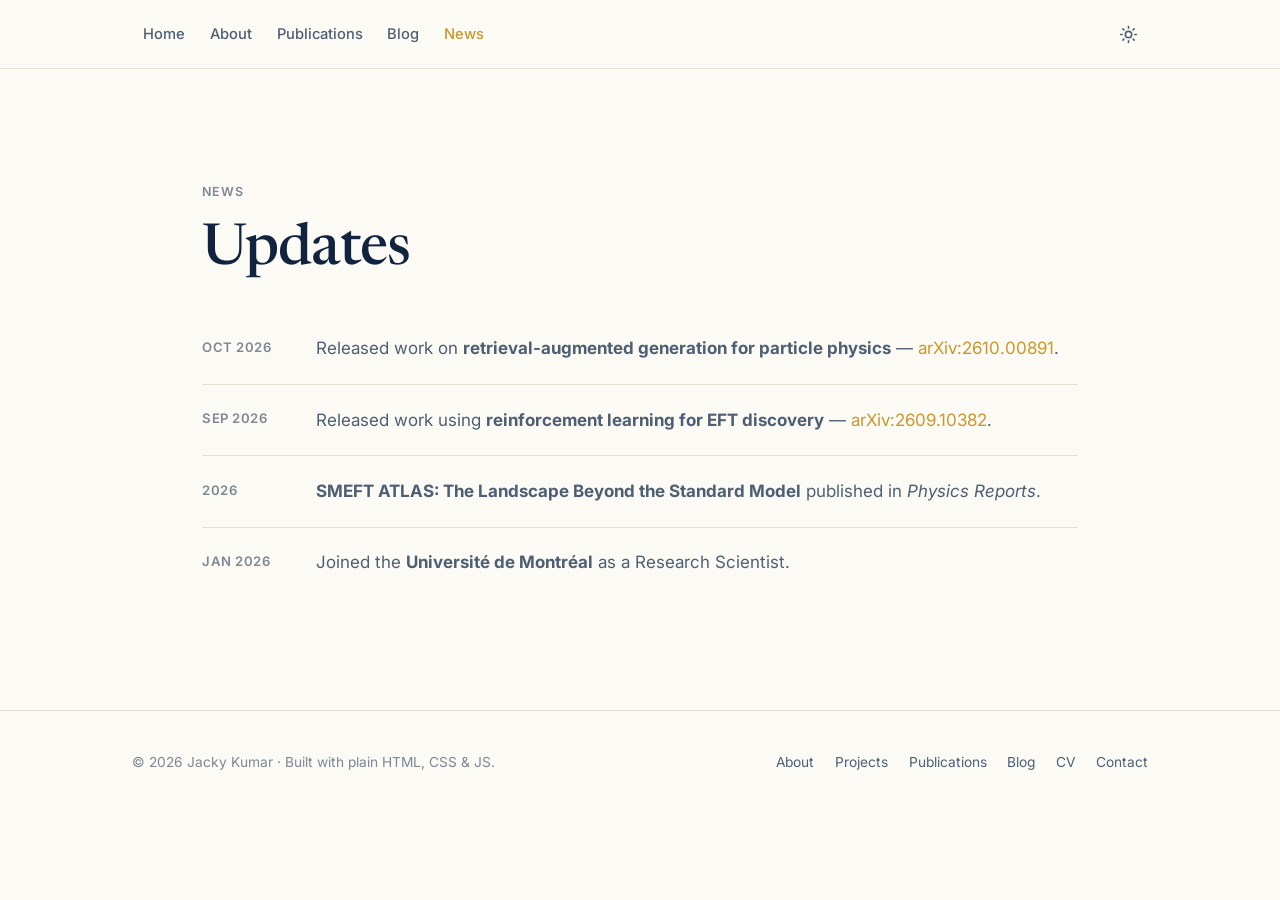
<file: news.html>
<!DOCTYPE html>
<html lang="en">
<head>
  <meta charset="UTF-8" />
  <meta name="viewport" content="width=device-width, initial-scale=1.0" />
  <title>News — Jacky Kumar</title>
  <meta name="description" content="News and updates from Jacky Kumar — paper acceptances, preprints, and talks." />
  <link rel="canonical" href="https://jackypheno.github.io/news.html" />
  <meta property="og:type" content="website" />
  <meta property="og:title" content="News — Jacky Kumar" />
  <meta property="og:description" content="Paper acceptances, preprints, and updates." />
  <meta property="og:url" content="https://jackypheno.github.io/news.html" />
  <meta property="og:image" content="https://jackypheno.github.io/assets/img/og-image.svg" />
  <meta name="twitter:card" content="summary_large_image" />
  <link rel="icon" href="data:," />
  <link rel="preconnect" href="https://fonts.googleapis.com" />
  <link rel="preconnect" href="https://fonts.gstatic.com" crossorigin />
  <link href="https://fonts.googleapis.com/css2?family=Inter:wght@400;500;600&family=Newsreader:opsz,wght@6..72,400;6..72,500;6..72,600&display=swap" rel="stylesheet" />
  <link rel="stylesheet" href="assets/css/style.css" />
</head>
<body>
  

  <header class="site-header">

  <nav class="nav" aria-label="Primary">


    <ul class="nav-links" id="nav-links">

      <li>
        <a href="index.html">Home</a>
      </li>

      <li>
        <a href="about.html">About</a>
      </li>

      <li>
        <a href="publications.html">Publications</a>
      </li>

      <li>
        <a href="blog.html" data-match="blog">Blog</a>
      </li>

      <li>
        <a href="news.html">News</a>
      </li>

    </ul>

    <div class="nav-right">

      <button
        class="icon-btn theme-toggle"
        data-theme-toggle
        aria-label="Toggle dark mode"
      >

        <svg
          class="sun"
          viewBox="0 0 24 24"
          fill="none"
          stroke="currentColor"
          stroke-width="2"
          stroke-linecap="round"
        >
          <circle cx="12" cy="12" r="4"/>

          <path
            d="M12 2v2
               M12 20v2
               M4.9 4.9l1.4 1.4
               M17.7 17.7l1.4 1.4
               M2 12h2
               M20 12h2
               M4.9 19.1l1.4-1.4
               M17.7 6.3l1.4-1.4"
          />
        </svg>

        <svg
          class="moon"
          viewBox="0 0 24 24"
          fill="currentColor"
        >
          <path
            d="M21 12.8A9 9 0 1 1
               11.2 3
               a7 7 0 0 0
               9.8 9.8Z"
          />
        </svg>

      </button>

      <button
        class="icon-btn nav-toggle"
        data-nav-toggle
        aria-label="Menu"
        aria-expanded="false"
        aria-controls="nav-links"
      >

        <svg
          viewBox="0 0 24 24"
          fill="none"
          stroke="currentColor"
          stroke-width="2"
          stroke-linecap="round"
        >
          <path d="M4 6h16M4 12h16M4 18h16"/>
        </svg>

      </button>

    </div>

  </nav>

</header>

  <main>
    <section class="section">
      <div class="container">
        <div class="kicker reveal">News</div>
        <h1 class="reveal">Updates</h1>
        <div class="timeline mt-3" id="news-full"></div>
      </div>
    </section>
  </main>

  <footer class="site-footer">
    <div class="footer-inner">
      <p>© <span id="year"></span> Jacky Kumar · Built with plain HTML, CSS &amp; JS.</p>
      <nav class="footer-nav" aria-label="Footer">
        <a href="about.html">About</a><a href="projects.html">Projects</a><a href="publications.html">Publications</a><a href="blog.html">Blog</a><a href="cv.html">CV</a><a href="contact.html">Contact</a>
      </nav>
    </div>
  </footer>

  <script src="assets/data/site.js"></script>
  <script src="assets/js/main.js"></script>
  <script src="assets/js/render.js"></script>
  <script>
    document.getElementById("year").textContent = new Date().getFullYear();
    Render.news("news-full");
  </script>
</body>
</html>
</file>
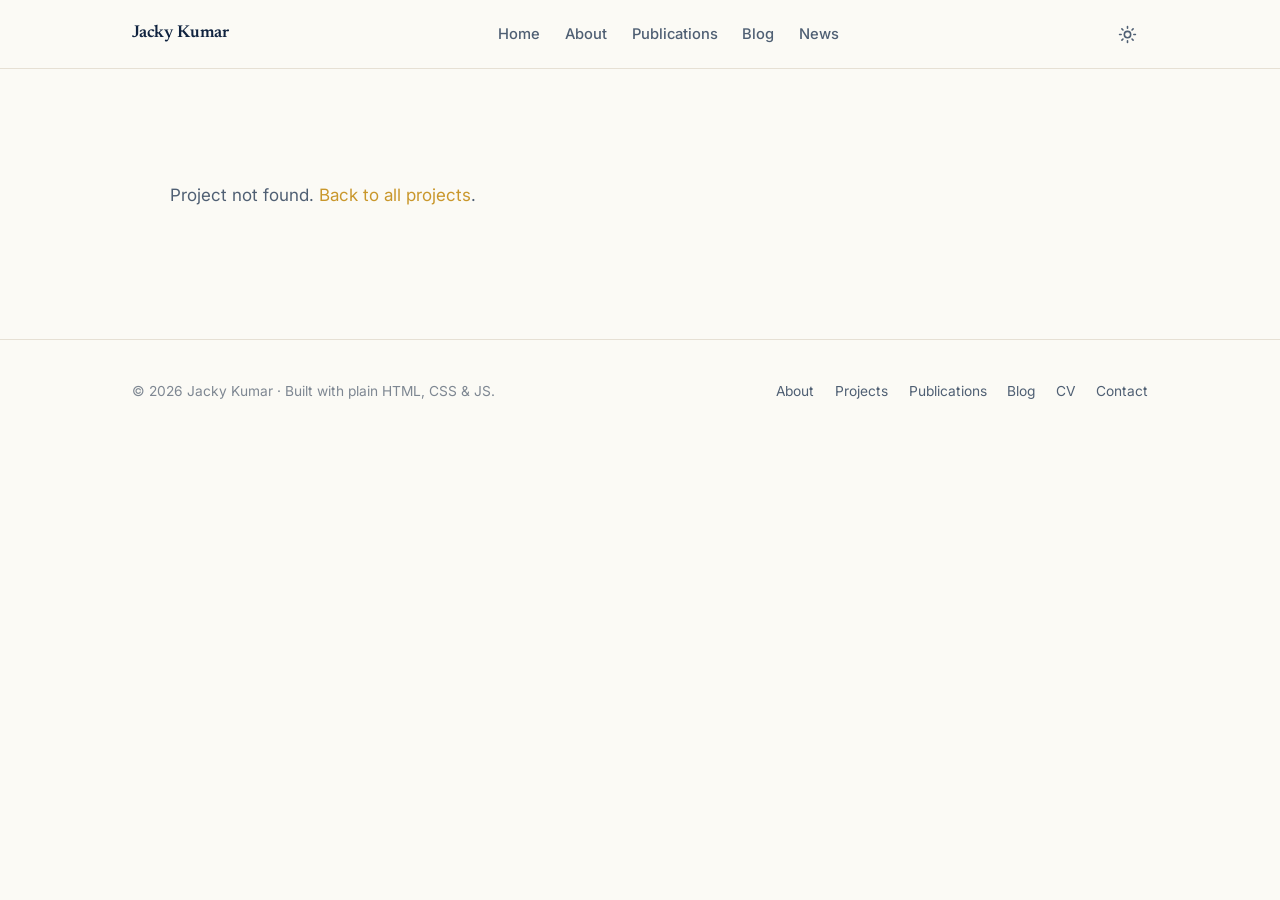
<file: project.html>
<!DOCTYPE html>
<html lang="en">
<head>
  <meta charset="UTF-8" />
  <meta name="viewport" content="width=device-width, initial-scale=1.0" />
  <title>Project — Jacky Kumar</title>
  <meta name="description" content="Project detail — Jacky Kumar." />
  <meta property="og:type" content="article" />
  <meta property="og:title" content="Project — Jacky Kumar" />
  <meta property="og:description" content="Project detail — Jacky Kumar." />
  <meta property="og:image" content="https://jackypheno.github.io/assets/img/og-image.svg" />
  <meta name="twitter:card" content="summary_large_image" />
  <link rel="icon" href="data:," />
  <link rel="preconnect" href="https://fonts.googleapis.com" />
  <link rel="preconnect" href="https://fonts.gstatic.com" crossorigin />
  <link href="https://fonts.googleapis.com/css2?family=Inter:wght@400;500;600&family=Newsreader:opsz,wght@6..72,400;6..72,500;6..72,600&display=swap" rel="stylesheet" />
  <link rel="stylesheet" href="assets/css/style.css" />
</head>
<body>
  

<header class="site-header">

  <nav class="nav" aria-label="Primary">

    <a class="brand" href="index.html">
      Jacky Kumar
    </a>

    <ul class="nav-links" id="nav-links">

      <li>
        <a href="index.html">Home</a>
      </li>

      <li>
        <a href="about.html">About</a>
      </li>

      <li>
        <a href="publications.html">Publications</a>
      </li>

      <li>
        <a href="blog.html" data-match="blog">Blog</a>
      </li>

      <li>
        <a href="news.html">News</a>
      </li>

    </ul>

    <div class="nav-right">

      <button
        class="icon-btn theme-toggle"
        data-theme-toggle
        aria-label="Toggle dark mode"
      >

        <svg
          class="sun"
          viewBox="0 0 24 24"
          fill="none"
          stroke="currentColor"
          stroke-width="2"
          stroke-linecap="round"
        >
          <circle cx="12" cy="12" r="4"/>

          <path
            d="M12 2v2
               M12 20v2
               M4.9 4.9l1.4 1.4
               M17.7 17.7l1.4 1.4
               M2 12h2
               M20 12h2
               M4.9 19.1l1.4-1.4
               M17.7 6.3l1.4-1.4"
          />
        </svg>

        <svg
          class="moon"
          viewBox="0 0 24 24"
          fill="currentColor"
        >
          <path
            d="M21 12.8A9 9 0 1 1
               11.2 3
               a7 7 0 0 0
               9.8 9.8Z"
          />
        </svg>

      </button>

      <button
        class="icon-btn nav-toggle"
        data-nav-toggle
        aria-label="Menu"
        aria-expanded="false"
        aria-controls="nav-links"
      >

        <svg
          viewBox="0 0 24 24"
          fill="none"
          stroke="currentColor"
          stroke-width="2"
          stroke-linecap="round"
        >
          <path d="M4 6h16M4 12h16M4 18h16"/>
        </svg>

      </button>

    </div>

  </nav>

</header>
  <main id="project-detail">
    <noscript>
      <div class="container section">
        <p>This project page renders from structured data with JavaScript. Please enable JavaScript, or browse all projects on the <a href="projects.html">Projects</a> page.</p>
      </div>
    </noscript>
  </main>

  <footer class="site-footer">
    <div class="footer-inner">
      <p>© <span id="year"></span> Jacky Kumar · Built with plain HTML, CSS &amp; JS.</p>
      <nav class="footer-nav" aria-label="Footer">
        <a href="about.html">About</a><a href="projects.html">Projects</a><a href="publications.html">Publications</a><a href="blog.html">Blog</a><a href="cv.html">CV</a><a href="contact.html">Contact</a>
      </nav>
    </div>
  </footer>

  <script src="assets/data/site.js"></script>
  <script src="assets/js/main.js"></script>
  <script src="assets/js/render.js"></script>
  <script>
    document.getElementById("year").textContent = new Date().getFullYear();
    Render.projectDetail();
  </script>
</body>
</html>
</file>
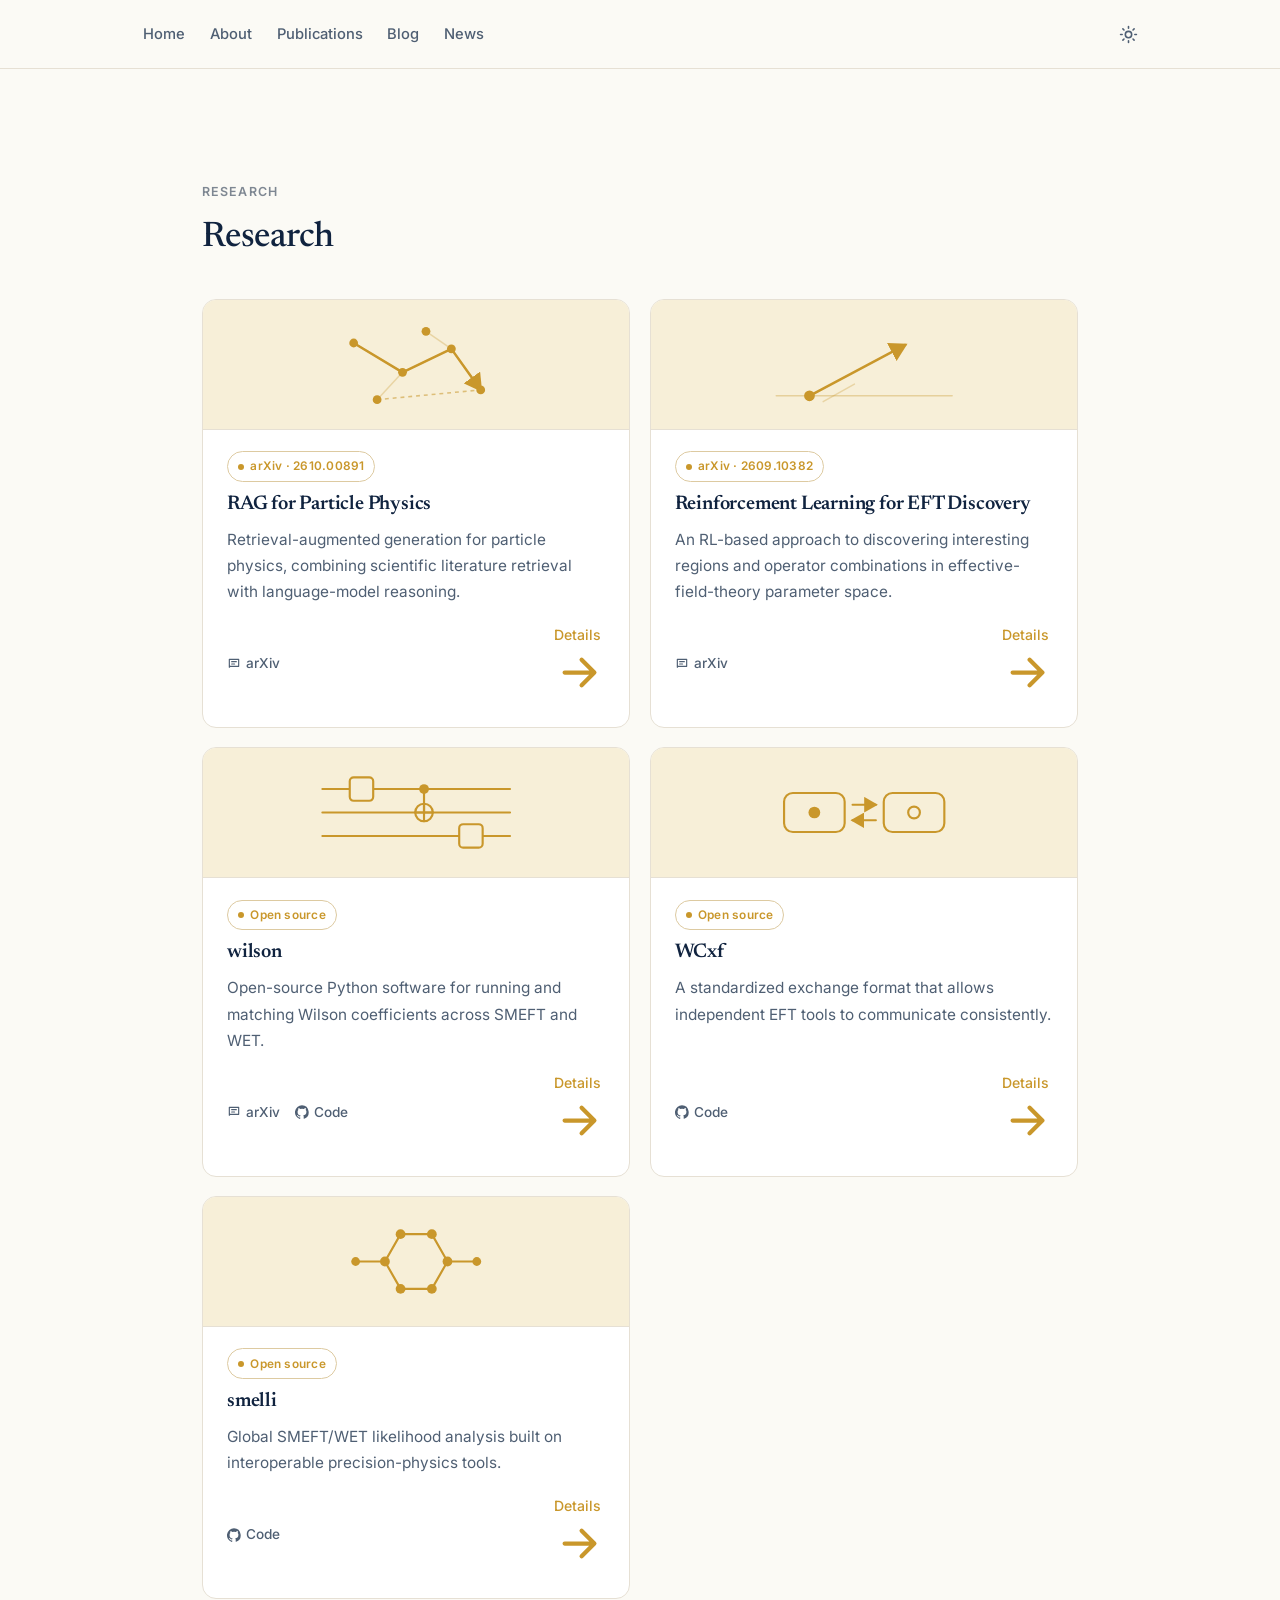
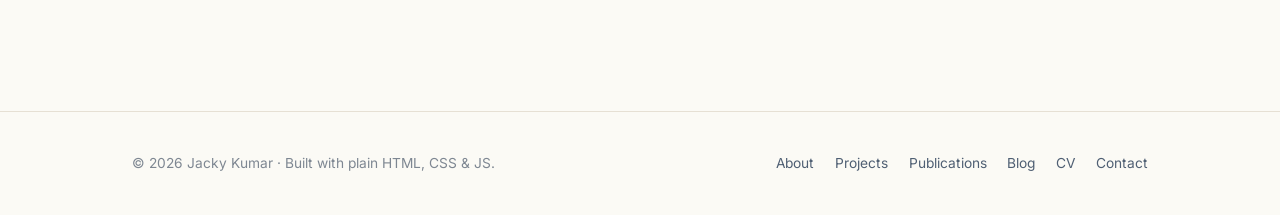
<file: projects.html>
<!DOCTYPE html>
<html lang="en">
<head>
  <meta charset="UTF-8" />
  <meta name="viewport" content="width=device-width, initial-scale=1.0" />
  <title>Projects — Jacky Kumar</title>
  <meta name="description" content="Research projects by Jacky Kumar in particle physics, effective field theory, AI for science, scientific software, RAG, and reinforcement learning." />
  <link rel="canonical" href="https://jackypheno.github.io/projects.html" />
  <meta property="og:type" content="website" />
  <meta property="og:title" content="Projects — Jacky Kumar" />
  <meta property="og:description" content="Research projects in SMEFT/WET, reinforcement learning, RAG, scientific software, and AI for science." />
  <meta property="og:url" content="https://jackypheno.github.io/projects.html" />
  <meta property="og:image" content="https://jackypheno.github.io/assets/img/og-image.svg" />
  <meta name="twitter:card" content="summary_large_image" />
  <link rel="icon" href="data:," />
  <link rel="preconnect" href="https://fonts.googleapis.com" />
  <link rel="preconnect" href="https://fonts.gstatic.com" crossorigin />
  <link href="https://fonts.googleapis.com/css2?family=Inter:wght@400;500;600&family=Newsreader:opsz,wght@6..72,400;6..72,500;6..72,600&display=swap" rel="stylesheet" />
  <link rel="stylesheet" href="assets/css/style.css" />
</head>
<body>


  <header class="site-header">

  <nav class="nav" aria-label="Primary">


    <ul class="nav-links" id="nav-links">

      <li>
        <a href="index.html">Home</a>
      </li>

      <li>
        <a href="about.html">About</a>
      </li>

      <li>
        <a href="publications.html">Publications</a>
      </li>

      <li>
        <a href="blog.html" data-match="blog">Blog</a>
      </li>

      <li>
        <a href="news.html">News</a>
      </li>

    </ul>

    <div class="nav-right">

      <button
        class="icon-btn theme-toggle"
        data-theme-toggle
        aria-label="Toggle dark mode"
      >

        <svg
          class="sun"
          viewBox="0 0 24 24"
          fill="none"
          stroke="currentColor"
          stroke-width="2"
          stroke-linecap="round"
        >
          <circle cx="12" cy="12" r="4"/>

          <path
            d="M12 2v2
               M12 20v2
               M4.9 4.9l1.4 1.4
               M17.7 17.7l1.4 1.4
               M2 12h2
               M20 12h2
               M4.9 19.1l1.4-1.4
               M17.7 6.3l1.4-1.4"
          />
        </svg>

        <svg
          class="moon"
          viewBox="0 0 24 24"
          fill="currentColor"
        >
          <path
            d="M21 12.8A9 9 0 1 1
               11.2 3
               a7 7 0 0 0
               9.8 9.8Z"
          />
        </svg>

      </button>

      <button
        class="icon-btn nav-toggle"
        data-nav-toggle
        aria-label="Menu"
        aria-expanded="false"
        aria-controls="nav-links"
      >

        <svg
          viewBox="0 0 24 24"
          fill="none"
          stroke="currentColor"
          stroke-width="2"
          stroke-linecap="round"
        >
          <path d="M4 6h16M4 12h16M4 18h16"/>
        </svg>

      </button>

    </div>

  </nav>

</header>
 

  <main>
    <section class="section">
      <div class="container">
        <h1 class="sr-only">Projects</h1>
        <div id="projects-by-category"></div>
      </div>
    </section>
  </main>

  <footer class="site-footer">
    <div class="footer-inner">
      <p>© <span id="year"></span> Jacky Kumar · Built with plain HTML, CSS &amp; JS.</p>
      <nav class="footer-nav" aria-label="Footer">
        <a href="about.html">About</a><a href="projects.html">Projects</a><a href="publications.html">Publications</a><a href="blog.html">Blog</a><a href="cv.html">CV</a><a href="contact.html">Contact</a>
      </nav>
    </div>
  </footer>

  <script src="assets/data/site.js"></script>
  <script src="assets/js/main.js"></script>
  <script src="assets/js/render.js"></script>
  <script>
    document.getElementById("year").textContent = new Date().getFullYear();
    Render.projectsByCategory("projects-by-category");
    if (window.revealNow) window.revealNow(document);
  </script>
</body>
</html>
</file>
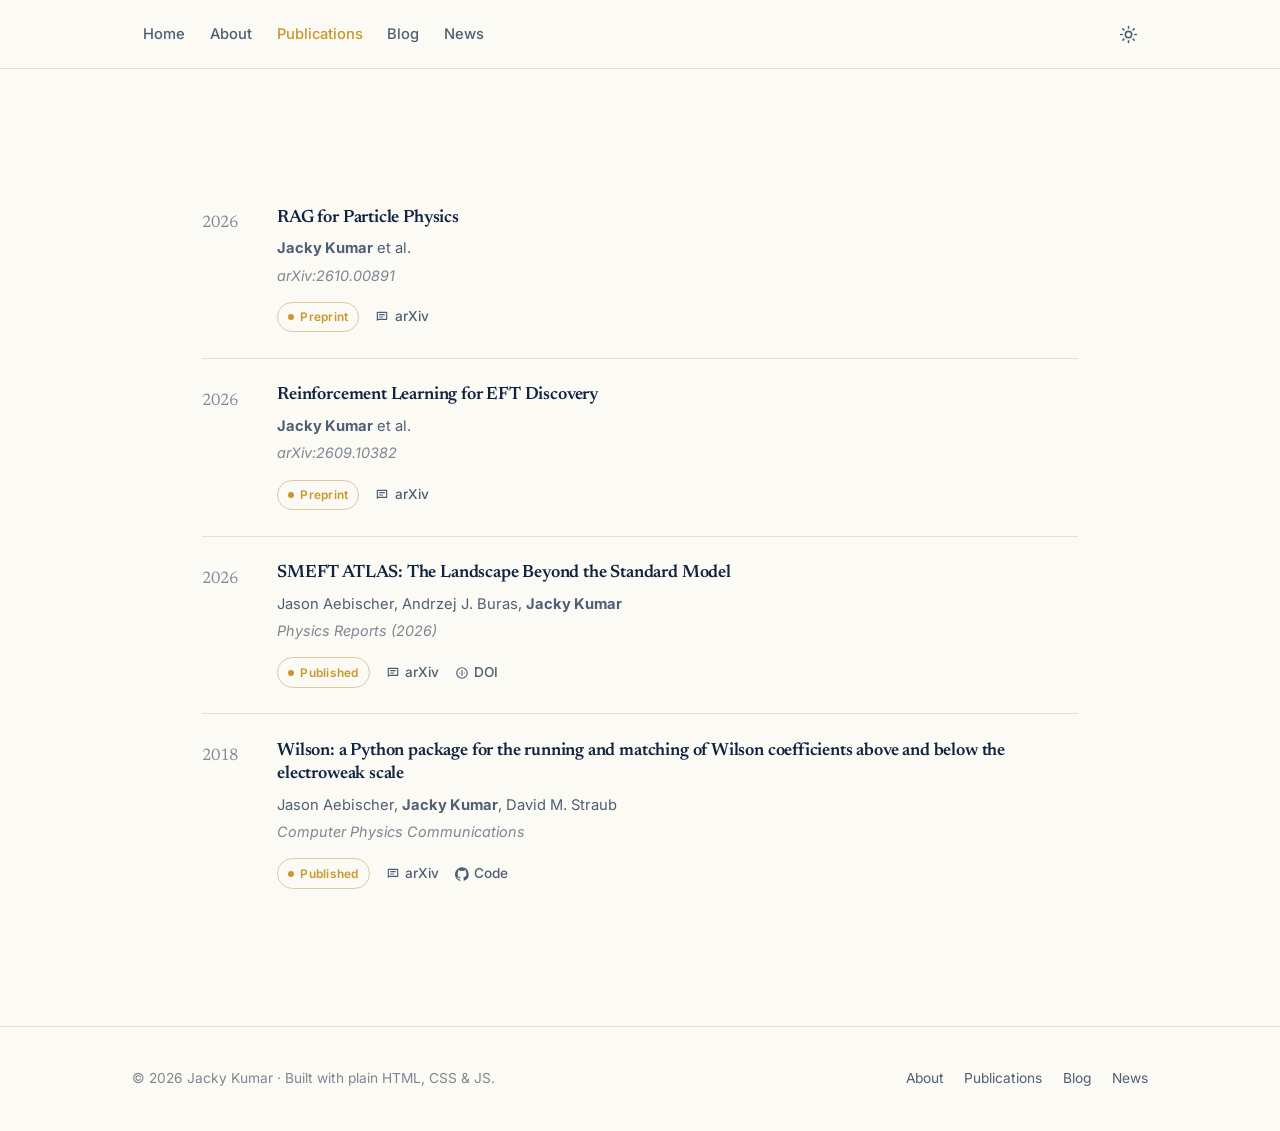
<file: publications.html>
<!DOCTYPE html>
<html lang="en">

<head>
  <meta charset="UTF-8" />
  <meta name="viewport" content="width=device-width, initial-scale=1.0" />

  <title>Publications — Jacky Kumar</title>

  <meta
    name="description"
    content="Selected publications by Jacky Kumar in particle-physics phenomenology, effective field theory, scientific software, and AI for science."
  />

  <link
    rel="canonical"
    href="https://jackypheno.github.io/publications.html"
  />

  <meta property="og:type" content="website" />

  <meta
    property="og:title"
    content="Publications — Jacky Kumar"
  />

  <meta
    property="og:description"
    content="Publications in particle-physics phenomenology, effective field theory, scientific software, and AI for science."
  />

  <meta
    property="og:url"
    content="https://jackypheno.github.io/publications.html"
  />

  <meta
    property="og:image"
    content="https://jackypheno.github.io/assets/img/og-image.svg"
  />

  <meta
    name="twitter:card"
    content="summary_large_image"
  />

  <link rel="icon" href="data:," />

  <link
    rel="preconnect"
    href="https://fonts.googleapis.com"
  />

  <link
    rel="preconnect"
    href="https://fonts.gstatic.com"
    crossorigin
  />

  <link
    href="https://fonts.googleapis.com/css2?family=Inter:wght@400;500;600&family=Newsreader:opsz,wght@6..72,400;6..72,500;6..72,600&display=swap"
    rel="stylesheet"
  />

  <link
    rel="stylesheet"
    href="assets/css/style.css"
  />
</head>


<body>

  <!-- =====================================================
       HEADER
       ===================================================== -->

  <header class="site-header">

    <nav class="nav" aria-label="Primary">

      <ul class="nav-links" id="nav-links">

        <li>
          <a href="index.html">Home</a>
        </li>

        <li>
          <a href="about.html">About</a>
        </li>

        <li>
          <a href="publications.html">Publications</a>
        </li>

        <li>
          <a href="blog.html" data-match="blog">Blog</a>
        </li>

        <li>
          <a href="news.html">News</a>
        </li>

      </ul>


      <div class="nav-right">

        <button
          class="icon-btn theme-toggle"
          data-theme-toggle
          aria-label="Toggle dark mode"
        >

          <svg
            class="sun"
            viewBox="0 0 24 24"
            fill="none"
            stroke="currentColor"
            stroke-width="2"
            stroke-linecap="round"
          >
            <circle cx="12" cy="12" r="4"/>

            <path
              d="M12 2v2
                 M12 20v2
                 M4.9 4.9l1.4 1.4
                 M17.7 17.7l1.4 1.4
                 M2 12h2
                 M20 12h2
                 M4.9 19.1l1.4-1.4
                 M17.7 6.3l1.4-1.4"
            />
          </svg>


          <svg
            class="moon"
            viewBox="0 0 24 24"
            fill="currentColor"
          >
            <path
              d="M21 12.8A9 9 0 1 1
                 11.2 3
                 a7 7 0 0 0
                 9.8 9.8Z"
            />
          </svg>

        </button>


        <button
          class="icon-btn nav-toggle"
          data-nav-toggle
          aria-label="Menu"
          aria-expanded="false"
          aria-controls="nav-links"
        >

          <svg
            viewBox="0 0 24 24"
            fill="none"
            stroke="currentColor"
            stroke-width="2"
            stroke-linecap="round"
          >
            <path d="M4 6h16M4 12h16M4 18h16"/>
          </svg>

        </button>

      </div>

    </nav>

  </header>


  <!-- =====================================================
       PUBLICATIONS
       ===================================================== -->

  <main>

    <section class="section">

      <div class="container">

        <h1 class="sr-only">
          Publications
        </h1>

        <div
          class="pub-list"
          id="pub-list"
        ></div>

      </div>

    </section>

  </main>


  <!-- =====================================================
       FOOTER
       ===================================================== -->

  <footer class="site-footer">

    <div class="footer-inner">

      <p>
        © <span id="year"></span> Jacky Kumar · Built with plain HTML, CSS &amp; JS.
      </p>


      <nav
        class="footer-nav"
        aria-label="Footer"
      >

        <a href="about.html">
          About
        </a>

        <a href="publications.html">
          Publications
        </a>

        <a href="blog.html">
          Blog
        </a>

        <a href="news.html">
          News
        </a>

      </nav>

    </div>

  </footer>


  <!-- =====================================================
       JAVASCRIPT
       ===================================================== -->

  <script src="assets/data/site.js"></script>
  <script src="assets/js/main.js"></script>
  <script src="assets/js/render.js"></script>

  <script>

    document.getElementById("year").textContent =
      new Date().getFullYear();

    Render.publications("pub-list");

  </script>


</body>

</html>
</file>
<file: assets/css/style.css>
/* ==========================================================================
   Jacky Kumar — academic site
   Minimal by design: two fonts, one accent, whitespace does the work.
   ========================================================================== */

:root {
  --bg: #fbfaf5;
  --bg-soft: #f4f1e8;
  --surface: #ffffff;

  --border: #e6e0d4;
  --border-strong: #d2c7b2;

  --text: #10233f;
  --text-soft: #4f5f73;
  --text-faint: #7e8792;

  --accent: #c9972b;
  --accent-soft: #f7efd8;

  --font-sans: "Inter", ui-sans-serif, system-ui, -apple-system, "Segoe UI", Roboto, Helvetica, Arial, sans-serif;
  --font-serif: "Newsreader", ui-serif, Georgia, "Times New Roman", serif;

  --maxw: 940px;
  --maxw-wide: 1080px;
  --radius: 14px;
  --radius-sm: 10px;
  --shadow: 0 1px 3px rgba(16, 35, 63, 0.06);
  --shadow-hover: 0 6px 24px rgba(16, 35, 63, 0.10);
  --space: clamp(4rem, 9vw, 7rem);
  --header-h: 68px;
}


[data-theme="dark"] {
  --bg: #08182c;
  --bg-soft: #0c213a;
  --surface: #102741;

  --border: #213b57;
  --border-strong: #33506e;

  --text: #f7f2e7;
  --text-soft: #c0c7d1;
  --text-faint: #8d9aaa;

  --accent: #e0b44c;
  --accent-soft: #2c2a20;

  --shadow: 0 1px 3px rgba(0, 0, 0, 0.4);
  --shadow-hover: 0 8px 30px rgba(0, 0, 0, 0.45);
}

*, *::before, *::after { box-sizing: border-box; }
html { -webkit-text-size-adjust: 100%; scroll-behavior: smooth; }
@media (prefers-reduced-motion: reduce) {
  html { scroll-behavior: auto; }
  *, *::before, *::after { animation: none !important; transition: none !important; }
}
body {
  margin: 0;
  font-family: var(--font-sans);
  background: var(--bg);
  color: var(--text);
  font-size: 17px;
  line-height: 1.7;
  -webkit-font-smoothing: antialiased;
  text-rendering: optimizeLegibility;
  transition: background 0.3s ease, color 0.3s ease;
}
img { max-width: 100%; display: block; }
a { color: var(--accent); text-decoration: none; }
a:hover { text-decoration: underline; text-underline-offset: 3px; }

h1, h2, h3, h4 { font-family: var(--font-serif); font-weight: 500; line-height: 1.15; letter-spacing: -0.015em; color: var(--text); margin: 0; }
h1 { font-size: clamp(2.4rem, 5.5vw, 3.6rem); }
h2 { font-size: clamp(1.6rem, 3.2vw, 2.2rem); }
h3 { font-size: 1.2rem; font-weight: 600; letter-spacing: -0.01em; }
p { margin: 0 0 1.1rem; }
:focus-visible { outline: 2px solid var(--accent); outline-offset: 3px; border-radius: 3px; }
::selection { background: var(--accent-soft); }

.container { max-width: var(--maxw); margin: 0 auto; padding: 0 clamp(1.25rem, 5vw, 2rem); }
.container--wide { max-width: var(--maxw-wide); }
.section { padding: var(--space) 0; }
.section + .section { border-top: 1px solid var(--border); }
.muted { color: var(--text-soft); }
.faint { color: var(--text-faint); }
.center { text-align: center; }
.sr-only { position: absolute; width: 1px; height: 1px; padding: 0; margin: -1px; overflow: hidden; clip: rect(0,0,0,0); border: 0; }

/* small section label */
.kicker {
  font-size: 0.78rem; font-weight: 600; letter-spacing: 0.09em; text-transform: uppercase;
  color: var(--text-faint); margin-bottom: 1rem;
}

/* ---------------------------------------------------------------- header */
.site-header {
  position: sticky; top: 0; z-index: 50;
  background: var(--bg);
  border-bottom: 1px solid var(--border);
}
.nav {
  height: var(--header-h);
  display: flex; align-items: center; justify-content: space-between;
  max-width: var(--maxw-wide); margin: 0 auto; padding: 0 clamp(1.25rem, 5vw, 2rem);
}
.brand { display: flex; align-items: center; gap: 0.6rem; font-family: var(--font-serif); font-weight: 600; font-size: 1.08rem; color: var(--text); letter-spacing: -0.01em; }
.brand:hover { text-decoration: none; }
.brand .mark { width: 26px; height: 26px; flex: none; border-radius: 7px; }
.nav-links { display: flex; align-items: center; gap: 0.15rem; list-style: none; margin: 0; padding: 0; }
.nav-links a {
  color: var(--text-soft); font-size: 0.92rem; font-weight: 500;
  padding: 0.4rem 0.7rem; border-radius: 8px;
}
.nav-links a:hover { color: var(--text); text-decoration: none; }
.nav-links a.active { color: var(--accent); }
.nav-right { display: flex; align-items: center; gap: 0.3rem; }

.icon-btn {
  display: inline-grid; place-items: center; width: 40px; height: 40px; border-radius: 9px;
  background: transparent; border: 1px solid transparent; color: var(--text-soft); cursor: pointer;
  transition: color 0.15s, border-color 0.15s;
}
.icon-btn:hover { color: var(--text); border-color: var(--border-strong); }
.icon-btn svg { width: 19px; height: 19px; }
.theme-toggle .moon { display: none; }
[data-theme="dark"] .theme-toggle .sun { display: none; }
[data-theme="dark"] .theme-toggle .moon { display: block; }
.nav-toggle { display: none; }

@media (max-width: 760px) {
  .nav-toggle { display: inline-grid; }
  .nav-links {
    position: fixed; inset: var(--header-h) 0 auto 0; flex-direction: column; align-items: stretch; gap: 0;
    background: var(--surface); border-bottom: 1px solid var(--border);
    padding: 0.6rem clamp(1.25rem, 5vw, 2rem) 1rem;
    transform: translateY(-6px); opacity: 0; pointer-events: none;
    transition: opacity 0.16s ease, transform 0.16s ease;
  }
  .nav-links.open { transform: translateY(0); opacity: 1; pointer-events: auto; }
  .nav-links a { padding: 0.7rem 0.2rem; font-size: 1rem; border-bottom: 1px solid var(--border); }
  .nav-links li:last-child a { border-bottom: 0; }
}

/* ------------------------------------------------------------------- hero */
.hero { padding: clamp(3.5rem, 9vw, 6.5rem) 0 var(--space); }
.hero-layout { display: grid; grid-template-columns: 1fr 300px; gap: clamp(2rem, 6vw, 4.5rem); align-items: center; }
@media (max-width: 820px) { .hero-layout { grid-template-columns: 1fr; gap: 2.5rem; } .hero-portrait { order: -1; } }
.hero-eyebrow { font-size: 0.82rem; font-weight: 600; letter-spacing: 0.08em; text-transform: uppercase; color: var(--accent); margin-bottom: 1.4rem; }
.hero h1 { margin-bottom: 1rem; }
.hero .role { font-size: 1.2rem; color: var(--text); font-weight: 500; margin-bottom: 0.3rem; }
.hero .affil { color: var(--text-faint); font-size: 1rem; margin-bottom: 1.8rem; }
.hero .lede { font-size: 1.16rem; color: var(--text-soft); max-width: 46ch; margin-bottom: 2rem; }
.hero-actions { display: flex; flex-wrap: wrap; gap: 0.7rem; align-items: center; }

.hero-portrait { width: 300px; max-width: 72vw; aspect-ratio: 4 / 5; justify-self: end; }
@media (max-width: 820px) { .hero-portrait { justify-self: start; width: 240px; } }
.hero-portrait .frame { width: 100%; height: 100%; border-radius: var(--radius); overflow: hidden; border: 1px solid var(--border); background: var(--bg-soft); }
.hero-portrait img { width: 100%; height: 100%; object-fit: cover; object-position: 50% 30%; }
.portrait-fallback {
  width: 100%; height: 100%; display: grid; place-items: center;
  font-family: var(--font-serif); font-weight: 500; font-size: 3rem; color: var(--accent);
  background: var(--accent-soft);
}

/* ---------------------------------------------------------------- buttons */
.btn {
  display: inline-flex; align-items: center; gap: 0.45rem;
  font-weight: 500; font-size: 0.94rem; line-height: 1;
  padding: 0.72rem 1.15rem; border-radius: 9px; cursor: pointer;
  border: 1px solid var(--border-strong); background: var(--surface); color: var(--text);
  transition: border-color 0.15s, color 0.15s, background 0.15s;
}
.btn:hover { border-color: var(--text-faint); text-decoration: none; }
.btn svg { width: 16px; height: 16px; }
.btn--primary { background: var(--accent); border-color: var(--accent); color: #fff; }
.btn--primary:hover { background: var(--accent); border-color: var(--accent); opacity: 0.92; color: #fff; }
.btn--sm { padding: 0.5rem 0.85rem; font-size: 0.86rem; }
.textlink { color: var(--accent); font-weight: 500; font-size: 0.94rem; }

/* -------------------------------------------------------------- section head */
.section-head { margin-bottom: 2.5rem; }
.section-head h2 { max-width: 24ch; }
.section-head p { margin: 0.7rem 0 0; color: var(--text-soft); max-width: 52ch; }
.head-row { display: flex; align-items: baseline; justify-content: space-between; gap: 1rem; flex-wrap: wrap; }

/* --------------------------------------------------------------- chips */
.chips { display: flex; flex-wrap: wrap; gap: 0.5rem; padding: 0; margin: 0; list-style: none; }
.chip {
  font-size: 0.86rem; font-weight: 500; color: var(--text-soft);
  border: 1px solid var(--border); padding: 0.35rem 0.8rem; border-radius: 999px;
}

/* --------------------------------------------------------- project cards */
.card-grid { display: grid; grid-template-columns: repeat(auto-fill, minmax(300px, 1fr)); gap: 1.2rem; }
.pcard {
  display: flex; flex-direction: column;
  background: var(--surface); border: 1px solid var(--border); border-radius: var(--radius);
  overflow: hidden;
  transition: border-color 0.18s ease, box-shadow 0.18s ease;
}
.pcard:hover { border-color: var(--border-strong); box-shadow: var(--shadow-hover); }
.pcard-thumb { display: block; height: 130px; background: var(--accent-soft); border-bottom: 1px solid var(--border); }
.pcard-thumb .thumb-svg { width: 100%; height: 100%; display: block; }
.pcard-body { display: flex; flex-direction: column; gap: 0.7rem; padding: 1.35rem 1.5rem 1.4rem; flex: 1; }
.pcard h3 { font-size: 1.24rem; font-family: var(--font-serif); font-weight: 600; letter-spacing: -0.01em; }
.pcard h3 a { color: var(--text); }
.pcard h3 a:hover { color: var(--accent); text-decoration: none; }
.pcard .teaser { color: var(--text-soft); font-size: 0.96rem; margin: 0; flex: 1; }
.pcard-links { display: flex; flex-wrap: wrap; align-items: center; gap: 0.6rem 0.9rem; margin-top: 0.4rem; }
.pcard-links .details { margin-left: auto; font-size: 0.88rem; font-weight: 500; color: var(--accent); }
.pcard-links .details:hover { text-decoration: none; }

/* status badge — neutral by default; accent for confirmed work */
.badge {
  display: inline-flex; align-items: center; gap: 0.4rem; align-self: flex-start;
  font-size: 0.74rem; font-weight: 600; letter-spacing: 0.02em;
  padding: 0.26rem 0.62rem; border-radius: 999px;
  border: 1px solid var(--border-strong); color: var(--text-soft); background: transparent;
}
.badge::before { content: ""; width: 6px; height: 6px; border-radius: 50%; background: var(--text-faint); }
.badge--accepted, .badge--published { color: var(--accent); border-color: color-mix(in srgb, var(--accent) 30%, var(--border)); }
.badge--accepted::before, .badge--published::before { background: var(--accent); }

/* inline link pills (publications, cards, detail) */
.pill {
  display: inline-flex; align-items: center; gap: 0.34rem;
  font-size: 0.85rem; font-weight: 500; color: var(--text-soft);
}
.pill:hover { color: var(--accent); text-decoration: none; }
.pill svg { width: 14px; height: 14px; }

/* -------------------------------------------------------- publications */
.pub-controls { display: flex; flex-wrap: wrap; gap: 0.4rem; margin-bottom: 2rem; }
.pub-controls button {
  font: inherit; font-size: 0.86rem; font-weight: 500; cursor: pointer;
  padding: 0.35rem 0.85rem; border-radius: 999px;
  border: 1px solid var(--border); background: transparent; color: var(--text-soft);
  transition: color 0.15s, border-color 0.15s;
}
.pub-controls button:hover { color: var(--text); border-color: var(--border-strong); }
.pub-controls button.active { color: var(--accent); border-color: color-mix(in srgb, var(--accent) 35%, var(--border)); }

.pub-list { display: flex; flex-direction: column; }
.pub { display: grid; grid-template-columns: 56px 1fr; gap: 1.2rem; padding: 1.6rem 0; border-top: 1px solid var(--border); }
.pub:first-child { border-top: 0; }
.pub-year { font-family: var(--font-serif); font-size: 1.05rem; color: var(--text-faint); padding-top: 0.15rem; }
.pub-main h3 { font-size: 1.12rem; font-family: var(--font-serif); font-weight: 600; line-height: 1.3; margin-bottom: 0.4rem; }
.pub-main h3 a { color: var(--text); }
.pub-main h3 a:hover { color: var(--accent); text-decoration: none; }
.pub-authors { color: var(--text-soft); font-size: 0.92rem; margin: 0 0 0.15rem; }
.pub-venue { color: var(--text-faint); font-size: 0.9rem; font-style: italic; margin: 0 0 0.85rem; }
.pub-links { display: flex; flex-wrap: wrap; gap: 0.6rem 1rem; align-items: center; }
@media (max-width: 520px) { .pub { grid-template-columns: 1fr; gap: 0.4rem; } }

/* --------------------------------------------------------------- prose */
.prose { max-width: 68ch; }
.prose p, .prose li { color: var(--text-soft); }
.prose h2 { margin: 2.8rem 0 1rem; }
.prose h2:first-child { margin-top: 0; }
.prose h3 { margin: 2rem 0 0.6rem; }
.prose ul { padding-left: 1.15rem; margin: 0 0 1.1rem; }
.prose li { margin-bottom: 0.5rem; }
.prose strong { color: var(--text); font-weight: 600; }

/* ------------------------------------------------------ project detail */
.detail-hero { padding: clamp(2.5rem, 6vw, 4rem) 0 clamp(2rem, 4vw, 3rem); border-bottom: 1px solid var(--border); }
.breadcrumb { font-size: 0.86rem; color: var(--text-faint); margin-bottom: 1.4rem; }
.breadcrumb a { color: var(--text-soft); }
.detail-hero h1 { font-size: clamp(2rem, 4.5vw, 2.9rem); margin: 0.8rem 0 0.8rem; }
.detail-hero .subtitle { font-size: 1.15rem; color: var(--text-soft); max-width: 52ch; margin: 0; }
.detail-cat { font-size: 0.78rem; font-weight: 600; letter-spacing: 0.08em; text-transform: uppercase; color: var(--text-faint); }
.detail-authors { color: var(--text); font-size: 1.05rem; margin: 1rem 0 0; }
.detail-authors strong { font-weight: 600; }
.detail-meta { display: flex; flex-wrap: wrap; gap: 0.6rem 1rem; align-items: center; color: var(--text-soft); font-size: 0.92rem; margin-top: 0.8rem; }
.detail-venue em { font-style: italic; }
.detail-links { display: flex; flex-wrap: wrap; gap: 0.7rem; margin-top: 1.6rem; }
.detail-body h2 { font-size: 1.35rem; }
.figure-grid { display: grid; grid-template-columns: repeat(auto-fit, minmax(240px, 1fr)); gap: 1rem; margin: 0.5rem 0 1.1rem; }
.figure-grid figure { margin: 0; border: 1px solid var(--border); border-radius: var(--radius-sm); overflow: hidden; background: var(--surface); }
.figure-grid img { width: 100%; background: #fff; }
.figure-grid figcaption { font-size: 0.83rem; color: var(--text-faint); padding: 0.65rem 0.85rem; }
.poster-embed { width: 100%; aspect-ratio: 16 / 9; border: 1px solid var(--border); border-radius: var(--radius-sm); overflow: hidden; background: var(--bg-soft); margin: 0.4rem 0 1rem; }
.poster-embed iframe { width: 100%; height: 100%; border: 0; display: block; }
@media (max-width: 620px) { .poster-embed { aspect-ratio: 3 / 4; } }
.todo-note {
  border: 1px dashed var(--border-strong); border-radius: var(--radius-sm);
  padding: 0.85rem 1.05rem; color: var(--text-soft); font-size: 0.92rem; background: var(--bg-soft);
}
.todo-note code { font-size: 0.85em; background: var(--surface); border: 1px solid var(--border); padding: 0.05rem 0.35rem; border-radius: 5px; }

/* -------------------------------------------------------------- timeline */
.timeline { display: flex; flex-direction: column; }
.tl-item { display: grid; grid-template-columns: 92px 1fr; gap: 1.4rem; padding: 1.3rem 0; border-top: 1px solid var(--border); }
.tl-item:first-child { border-top: 0; }
.tl-date { font-size: 0.82rem; font-weight: 600; letter-spacing: 0.04em; text-transform: uppercase; color: var(--text-faint); padding-top: 0.1rem; }
.tl-body { color: var(--text-soft); }
@media (max-width: 520px) { .tl-item { grid-template-columns: 1fr; gap: 0.3rem; } }

/* ------------------------------------------------------------ layout */
.split { display: grid; grid-template-columns: 1.5fr 1fr; gap: clamp(2rem, 5vw, 4rem); align-items: start; }
@media (max-width: 820px) { .split { grid-template-columns: 1fr; gap: 2.5rem; } }
.grid-2 { display: grid; grid-template-columns: repeat(auto-fit, minmax(240px, 1fr)); gap: 1.2rem; }
.stack { display: flex; flex-direction: column; gap: 1.5rem; }

.info-block h3 { margin-bottom: 0.9rem; }
.info-card { border: 1px solid var(--border); border-radius: var(--radius); padding: 1.4rem 1.5rem; }
.info-card h3 { margin-bottom: 0.9rem; }
.info-list { list-style: none; padding: 0; margin: 0; }
.info-list li { padding: 0.85rem 0; border-top: 1px solid var(--border); }
.info-list li:first-child { border-top: 0; padding-top: 0; }
.info-list .primary { color: var(--text); font-weight: 600; }
.info-list .secondary { color: var(--text-soft); font-size: 0.9rem; }
.info-list .period { color: var(--text-faint); font-size: 0.82rem; float: right; margin-left: 1rem; }

.about-portrait { width: 100%; aspect-ratio: 4 / 5; border-radius: var(--radius); overflow: hidden; border: 1px solid var(--border); background: var(--bg-soft); }
.about-portrait img { width: 100%; height: 100%; object-fit: cover; object-position: 50% 30%; }

.social-row { display: flex; flex-wrap: wrap; gap: 0.5rem 1.3rem; }
.social-row a { display: inline-flex; align-items: center; gap: 0.45rem; font-size: 0.92rem; color: var(--text-soft); font-weight: 500; }
.social-row a:hover { color: var(--accent); text-decoration: none; }
.social-row svg { width: 17px; height: 17px; }

.contact-lead { font-family: var(--font-serif); font-size: clamp(1.5rem, 4vw, 2.4rem); font-weight: 500; letter-spacing: -0.01em; }
.contact-lead a { color: var(--text); border-bottom: 2px solid var(--accent-soft); }
.contact-lead a:hover { color: var(--accent); text-decoration: none; }

/* --------------------------------------------------------------- footer */
.site-footer { border-top: 1px solid var(--border); padding: 2.5rem 0; }
.footer-inner { display: flex; flex-wrap: wrap; justify-content: space-between; gap: 1rem; align-items: center; max-width: var(--maxw-wide); margin: 0 auto; padding: 0 clamp(1.25rem, 5vw, 2rem); }
.footer-inner p { margin: 0; color: var(--text-faint); font-size: 0.86rem; }
.footer-nav { display: flex; gap: 1.3rem; flex-wrap: wrap; }
.footer-nav a { color: var(--text-soft); font-size: 0.86rem; }

/* ---------------------------------------------------------------- blog */
.post-hero { padding: clamp(2.5rem, 6vw, 4rem) 0 clamp(1.6rem, 3vw, 2.2rem); border-bottom: 1px solid var(--border); }
.post-hero .breadcrumb { margin-bottom: 1.2rem; }
.post-hero h1 { font-size: clamp(2rem, 4.8vw, 3.1rem); margin: 0.6rem 0 1rem; max-width: 20ch; }
.post-hero .dek { font-size: 1.15rem; color: var(--text-soft); max-width: 56ch; margin: 0; }
.post-meta { color: var(--text-faint); font-size: 0.9rem; display: flex; flex-wrap: wrap; gap: 0.4rem 0.8rem; align-items: center; }
.post-body { padding: clamp(2rem, 5vw, 3.5rem) 0 var(--space); }
.post-body .prose { margin: 0 auto; }
.post-body h2 { margin: 2.8rem 0 1rem; }
.post-body h2:first-of-type { margin-top: 0; }
.post-body figure { margin: 2rem 0; border: 1px solid var(--border); border-radius: var(--radius-sm); overflow: hidden; background: var(--surface); }
.post-body figure img { width: 100%; background: #fff; display: block; }
.post-body figure figcaption { font-size: 0.85rem; color: var(--text-faint); padding: 0.75rem 0.95rem; }

/* key-idea callout */
.callout { border-left: 3px solid var(--accent); background: var(--accent-soft); border-radius: 0 var(--radius-sm) var(--radius-sm) 0; padding: 1rem 1.25rem; margin: 1.8rem 0; }
.callout p { color: var(--text); margin: 0; }
.callout p + p { margin-top: 0.6rem; }
.callout .label { display: block; font-size: 0.72rem; font-weight: 700; letter-spacing: 0.08em; text-transform: uppercase; color: var(--accent); margin-bottom: 0.45rem; }

/* project "how it works" diagram + In-brief explainer */
.callout.nutshell { margin: 0 0 1.2rem; }
.diagram-fig { margin: 0.4rem 0 1.6rem; border: 1px solid var(--border); border-radius: var(--radius-sm); background: var(--surface); padding: 1.2rem 1.1rem 0.4rem; }
.diagram-fig .diagram-svg { width: 100%; height: auto; display: block; }
.diagram-fig figcaption { text-align: center; font-size: 0.76rem; letter-spacing: 0.05em; text-transform: uppercase; color: var(--text-faint); padding: 0.7rem 0 0.3rem; }
@keyframes dgflow { to { stroke-dashoffset: -12; } }
@keyframes dgpulse { 0%, 100% { opacity: 0.4; } 50% { opacity: 1; } }
.diagram-svg .dg-flow { stroke-dasharray: 6 6; animation: dgflow 1.05s linear infinite; }
.diagram-svg .dg-pulse { animation: dgpulse 2.2s ease-in-out infinite; }

/* unifying diagram */
.diagram { width: 100%; height: auto; display: block; margin: 1.6rem 0; }
.diagram-wrap { border: 1px solid var(--border); border-radius: var(--radius-sm); background: var(--surface); padding: 1.4rem; margin: 1.8rem 0; }
.diagram-wrap figcaption { font-size: 0.85rem; color: var(--text-faint); margin-top: 0.6rem; text-align: center; }

/* compact comparison table */
.post-body .table-wrap { overflow-x: auto; margin: 1.6rem 0; }
.post-body table { border-collapse: collapse; width: 100%; font-size: 0.92rem; }
.post-body th, .post-body td { text-align: left; padding: 0.7rem 0.9rem; border-bottom: 1px solid var(--border); vertical-align: top; }
.post-body thead th { color: var(--text-faint); font-weight: 600; font-size: 0.8rem; letter-spacing: 0.03em; text-transform: uppercase; }
.post-body tbody tr:last-child td { border-bottom: 0; }

/* KaTeX: keep long display math scrollable on mobile */
.katex-display { overflow-x: auto; overflow-y: hidden; padding: 0.3rem 0; margin: 1.3rem 0; }
.katex { font-size: 1.05em; }

/* subtle scroll reveal (scroll-triggered, not autoplay) */
.reveal { opacity: 0; transform: translateY(10px); transition: opacity 0.55s ease, transform 0.55s ease; }
.reveal.in { opacity: 1; transform: none; }

/* utilities */
.mt-1 { margin-top: 0.6rem; } .mt-2 { margin-top: 1.1rem; } .mt-3 { margin-top: 1.8rem; } .mt-4 { margin-top: 2.6rem; }
.mb-0 { margin-bottom: 0; }



/* =========================================================
   FORCE PROFILE SOCIAL ICON SIZE
   ========================================================= */

.hero-portrait .profile-socials {
  display: flex !important;
  flex-direction: row !important;
  justify-content: center !important;
  align-items: center !important;
  gap: 12px !important;
  margin-top: 16px !important;
  width: 100% !important;
}

.hero-portrait .profile-socials .profile-social-icon {
  display: flex !important;
  align-items: center !important;
  justify-content: center !important;

  width: 40px !important;
  height: 40px !important;

  min-width: 40px !important;
  min-height: 40px !important;

  max-width: 40px !important;
  max-height: 40px !important;

  padding: 0 !important;
  margin: 0 !important;

  border: 1px solid var(--border) !important;
  border-radius: 50% !important;

  background: var(--surface) !important;
  color: var(--accent) !important;

  overflow: hidden !important;
}

.hero-portrait .profile-socials .profile-social-icon svg {
  display: block !important;

  width: 20px !important;
  height: 20px !important;

  min-width: 20px !important;
  min-height: 20px !important;

  max-width: 20px !important;
  max-height: 20px !important;

  margin: 0 !important;
  padding: 0 !important;

  flex: 0 0 20px !important;
}


/* =========================================================
   TECHNICAL CORE
   Uses the exact same card system as Featured Projects
   ========================================================= */

.technical-thumb {
  display: flex;
  align-items: center;
  justify-content: center;
}

.technical-symbol {
  font-size: 2.7rem;
  line-height: 1;
}


/* Skill pills */

.skill-tags {
  display: flex;
  flex-wrap: wrap;
  gap: 0.45rem;
  margin-top: 0.25rem;
}

.skill-tags span {
  display: inline-flex;
  align-items: center;

  padding: 0.32rem 0.65rem;

  border: 1px solid var(--border);

  border-radius: 999px;

  background: var(--accent-soft);

  color: var(--text-soft);

  font-family: var(--font-sans);
  font-size: 0.78rem;
  font-weight: 500;

  line-height: 1.2;
}
</file>
